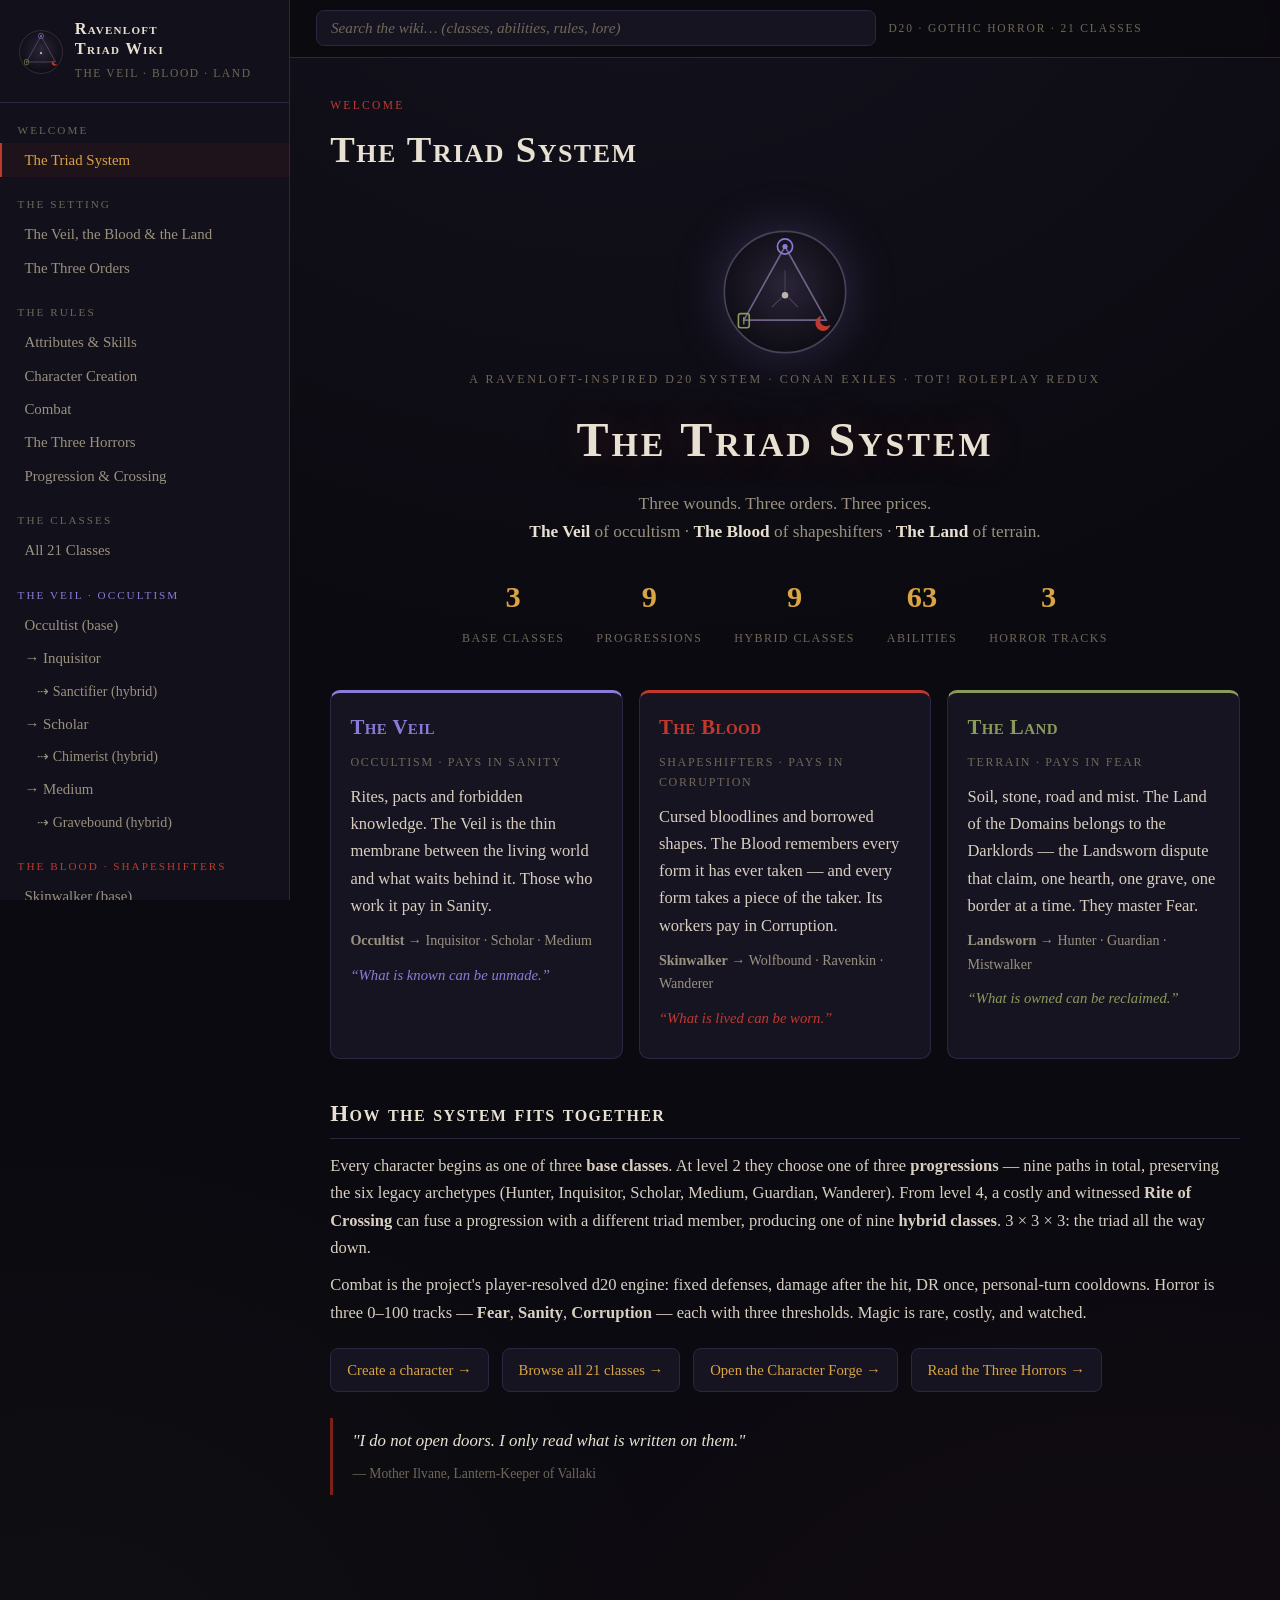
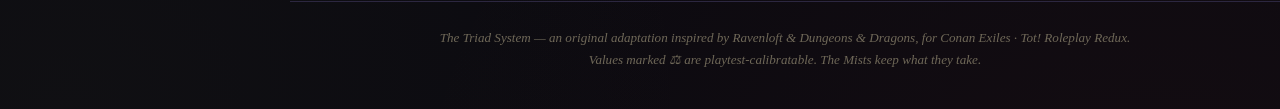
<file: index.html>
<!DOCTYPE html>
<html lang="en">
<head>
<meta charset="UTF-8">
<meta name="viewport" content="width=device-width, initial-scale=1.0">
<title>Ravenloft Triad Wiki</title>
<meta name="description" content="The Triad System — a Ravenloft-inspired d20 RPG: 3 base classes, 9 progressions, 9 hybrids. Occultism, shapeshifters, terrain. Full rulebook wiki.">
<style>/* ============ RAVENLOFT TRIAD WIKI — gothic theme ============ */
:root {
  --bg: #0b0a10;
  --bg2: #12101a;
  --panel: #171422;
  --panel2: #1d1930;
  --line: #2c2740;
  --ink: #d8cfc0;
  --ink-dim: #9a917f;
  --ink-faint: #6f6858;
  --blood: #c0392f;
  --blood-deep: #7e1f1a;
  --veil: #8b7bd8;
  --land: #8a9a5b;
  --gold: #d9a441;
  --bone: #e8e0d0;
  --serif: Georgia, "Palatino Linotype", "Book Antiqua", "Times New Roman", serif;
}
* { box-sizing: border-box; margin: 0; padding: 0; }
html { scroll-behavior: smooth; }
body {
  background: var(--bg);
  background-image:
    radial-gradient(ellipse 80% 50% at 50% -10%, rgba(139,123,216,0.07), transparent),
    radial-gradient(ellipse 60% 40% at 90% 110%, rgba(192,57,47,0.05), transparent),
    radial-gradient(ellipse 50% 35% at 5% 100%, rgba(138,154,91,0.04), transparent);
  color: var(--ink);
  font-family: var(--serif);
  font-size: 16.5px;
  line-height: 1.65;
  min-height: 100vh;
}
a { color: var(--gold); text-decoration: none; }
a:hover { color: var(--bone); text-decoration: underline; text-underline-offset: 3px; }
code { font-family: "Courier New", monospace; background: var(--panel2); border: 1px solid var(--line); padding: 1px 6px; border-radius: 4px; font-size: 0.88em; color: var(--bone); }
h1, h2, h3 { font-weight: 600; color: var(--bone); letter-spacing: 0.02em; }
h2 { font-size: 1.45rem; margin: 2.2rem 0 0.8rem; padding-bottom: 0.35rem; border-bottom: 1px solid var(--line); font-variant: small-caps; letter-spacing: 0.06em; }
h3 { font-size: 1.08rem; margin: 1.2rem 0 0.5rem; }
p { margin: 0.65rem 0; }
ul, ol { margin: 0.65rem 0 0.65rem 1.5rem; }
li { margin: 0.3rem 0; }
.dim { color: var(--ink-dim); }
.small { font-size: 0.9rem; }
.note { font-size: 0.92rem; color: var(--ink-dim); border-left: 3px solid var(--line); padding-left: 0.9rem; margin: 1rem 0; }
.warn { color: #ff8f7a; font-weight: bold; }
.lede { font-size: 1.12rem; color: var(--bone); font-style: italic; border-left: 3px solid var(--blood-deep); padding-left: 1rem; margin: 1rem 0 1.6rem; }

/* ---------- layout ---------- */
#layout { display: flex; min-height: 100vh; }
#sidebar {
  width: 290px; flex: 0 0 290px; background: var(--bg2);
  border-right: 1px solid var(--line); padding: 1.2rem 0 3rem;
  position: sticky; top: 0; height: 100vh; overflow-y: auto;
}
#sidebar::-webkit-scrollbar { width: 8px; }
#sidebar::-webkit-scrollbar-thumb { background: var(--line); border-radius: 4px; }
.side-head { display: flex; align-items: center; gap: 0.7rem; padding: 0 1.1rem 1rem; border-bottom: 1px solid var(--line); margin-bottom: 0.8rem; }
.side-head .sigil { width: 46px; height: 46px; flex: 0 0 46px; }
.side-head b { display: block; color: var(--bone); font-variant: small-caps; letter-spacing: 0.08em; font-size: 1.02rem; line-height: 1.2; }
.side-head span { font-size: 0.72rem; color: var(--ink-faint); letter-spacing: 0.14em; text-transform: uppercase; }
.nav-group { margin: 0.9rem 0; }
.nav-section { font-size: 0.7rem; letter-spacing: 0.18em; text-transform: uppercase; color: var(--ink-faint); padding: 0.25rem 1.1rem; }
#sidebar-nav a { display: block; padding: 0.28rem 1.1rem 0.28rem 1.4rem; color: var(--ink-dim); font-size: 0.93rem; border-left: 2px solid transparent; }
#sidebar-nav a:hover { color: var(--bone); background: rgba(255,255,255,0.025); text-decoration: none; }
#sidebar-nav a.active { color: var(--gold); border-left-color: var(--blood); background: rgba(192,57,47,0.07); }
#sidebar-nav a.nav-hybrid { padding-left: 2.2rem; font-size: 0.88rem; }
#main { flex: 1; min-width: 0; }
#topbar {
  position: sticky; top: 0; z-index: 40; display: flex; align-items: center; gap: 0.8rem;
  padding: 0.65rem 1.6rem; background: rgba(11,10,16,0.92); backdrop-filter: blur(6px);
  border-bottom: 1px solid var(--line);
}
#nav-toggle { display: none; background: var(--panel); border: 1px solid var(--line); color: var(--ink); font-size: 1.05rem; padding: 0.3rem 0.7rem; border-radius: 6px; cursor: pointer; }
.search-wrap { position: relative; flex: 1; max-width: 560px; }
#search {
  width: 100%; background: var(--panel); border: 1px solid var(--line); color: var(--bone);
  font-family: var(--serif); font-size: 0.95rem; padding: 0.5rem 0.9rem; border-radius: 8px; outline: none;
}
#search:focus { border-color: var(--veil); }
#search::placeholder { color: var(--ink-faint); font-style: italic; }
#search-results {
  display: none; position: absolute; top: calc(100% + 6px); left: 0; right: 0; z-index: 60;
  background: var(--panel); border: 1px solid var(--line); border-radius: 10px; overflow: hidden;
  box-shadow: 0 14px 40px rgba(0,0,0,0.6); max-height: 60vh; overflow-y: auto;
}
#search-results.open { display: block; }
.search-hit { display: block; padding: 0.6rem 0.9rem; border-bottom: 1px solid var(--line); color: var(--ink); }
.search-hit:hover { background: var(--panel2); text-decoration: none; }
.search-hit strong { color: var(--bone); margin-right: 0.6rem; }
.search-hit .dim { font-size: 0.78rem; }
.search-hit .snip { display: block; font-size: 0.8rem; color: var(--ink-faint); margin-top: 2px; }
.topbar-tag { font-size: 0.72rem; letter-spacing: 0.16em; text-transform: uppercase; color: var(--ink-faint); white-space: nowrap; }
#page { max-width: 980px; margin: 0 auto; padding: 2rem 2.2rem 5rem; }
.page-head { margin-bottom: 1.4rem; }
.page-section { font-size: 0.72rem; letter-spacing: 0.2em; text-transform: uppercase; color: var(--blood); }
.page-title { font-size: 2.3rem; margin-top: 0.2rem; font-variant: small-caps; letter-spacing: 0.04em; }
footer { border-top: 1px solid var(--line); padding: 1.6rem 2.2rem 2.4rem; color: var(--ink-faint); font-size: 0.82rem; text-align: center; font-style: italic; }

/* ---------- home ---------- */
.hero { text-align: center; padding: 1.5rem 0 0.5rem; }
.hero .sigil { width: 130px; height: 130px; margin: 0 auto 0.8rem; display: block; filter: drop-shadow(0 0 24px rgba(139,123,216,0.25)); }
.kicker { font-size: 0.75rem; letter-spacing: 0.22em; text-transform: uppercase; color: var(--ink-faint); }
.hero h1 { font-size: 3rem; font-variant: small-caps; letter-spacing: 0.06em; margin: 0.3rem 0; text-shadow: 0 0 40px rgba(192,57,47,0.3); }
.hero-sub { color: var(--ink-dim); font-size: 1.08rem; }
.hero-sub strong { color: var(--bone); }
.hero-stats { display: flex; justify-content: center; gap: 2rem; flex-wrap: wrap; margin: 1.6rem 0 0.6rem; }
.hero-stats div { text-align: center; }
.hero-stats b { display: block; font-size: 1.9rem; color: var(--gold); }
.hero-stats span { font-size: 0.75rem; letter-spacing: 0.12em; text-transform: uppercase; color: var(--ink-faint); }
.quick-links { display: flex; flex-wrap: wrap; gap: 0.8rem; margin: 1.4rem 0; }
.quick-links a { background: var(--panel); border: 1px solid var(--line); padding: 0.55rem 1rem; border-radius: 8px; font-size: 0.92rem; }
.quick-links a:hover { border-color: var(--blood); text-decoration: none; }

/* ---------- triad cards ---------- */
.triad-cards { display: grid; grid-template-columns: repeat(auto-fit, minmax(240px, 1fr)); gap: 1rem; margin: 1.4rem 0; }
.triad-card { background: var(--panel); border: 1px solid var(--line); border-top: 3px solid var(--tc, var(--line)); border-radius: 10px; padding: 1.1rem 1.2rem; color: var(--ink); }
.triad-card.link:hover { text-decoration: none; border-color: var(--tc); transform: translateY(-2px); transition: 0.15s; }
.triad-card h3 { color: var(--tc); font-size: 1.3rem; font-variant: small-caps; margin-top: 0; }
.triad-card .axis { font-size: 0.75rem; letter-spacing: 0.14em; text-transform: uppercase; color: var(--ink-faint); margin: 0.1rem 0 0.6rem; }
.triad-line { font-size: 0.88rem; color: var(--ink-dim); }
.triad-motto { font-style: italic; color: var(--tc); font-size: 0.92rem; }

/* ---------- tables ---------- */
.rules-table { width: 100%; border-collapse: collapse; margin: 0.9rem 0; font-size: 0.93rem; }
.rules-table th { text-align: left; font-variant: small-caps; letter-spacing: 0.05em; color: var(--gold); border-bottom: 2px solid var(--line); padding: 0.5rem 0.7rem; font-size: 0.88rem; }
.rules-table td { border-bottom: 1px solid var(--line); padding: 0.5rem 0.7rem; vertical-align: top; }
.rules-table tr:hover td { background: rgba(255,255,255,0.02); }
.stat-table .totals td { font-size: 1.35rem; color: var(--bone); font-weight: bold; text-align: center; }
.stat-table th { text-align: center; }
.family { margin: 1.8rem 0; border-left: 3px solid var(--tc); padding-left: 1.1rem; }
.family h2 { border: none; margin-top: 0; }
.family h2 a { color: var(--tc); }
.ability-index td { font-size: 0.86rem; }
.glossary td:first-child { white-space: nowrap; }

/* ---------- chips ---------- */
.chip { display: inline-block; background: var(--panel2); border: 1px solid var(--line); border-radius: 20px; padding: 0.12rem 0.7rem; font-size: 0.8rem; margin: 0.15rem 0.2rem 0.15rem 0; color: var(--ink); }
.chip.delta { color: var(--gold); border-color: rgba(217,164,65,0.4); }
.chip.cost { color: var(--bone); }
.chip.cd { color: var(--veil); }
.chip.range { color: var(--ink-dim); }
.chip.attr { color: var(--land); }
.triad-badge { background: transparent; border-color: var(--tc); color: var(--tc); font-variant: small-caps; letter-spacing: 0.06em; }
.kind-badge { color: var(--ink-dim); }

/* ---------- class pages ---------- */
.class-hero { border-left: 4px solid var(--tc); padding: 0.4rem 0 0.4rem 1.2rem; margin-bottom: 1.2rem; }
.class-hero h1 { font-size: 2.6rem; font-variant: small-caps; color: var(--bone); margin: 0.3rem 0 0.1rem; }
.class-badges { margin-bottom: 0.2rem; }
.epithet { font-style: italic; color: var(--tc); font-size: 1.1rem; }
.role-line { color: var(--ink-dim); font-size: 0.92rem; }
.crossing-box { background: linear-gradient(90deg, rgba(192,57,47,0.08), transparent); border: 1px solid var(--tc); border-radius: 10px; padding: 0.9rem 1.1rem; margin: 1rem 0; font-size: 0.95rem; }
.trait-card { background: var(--panel); border: 1px solid var(--line); border-left: 4px solid var(--tc); border-radius: 8px; padding: 0.9rem 1.1rem; }
.ability { background: var(--panel); border: 1px solid var(--line); border-radius: 10px; padding: 1rem 1.2rem; margin: 0.9rem 0; }
.ability.special { border-color: rgba(139,123,216,0.45); background: linear-gradient(135deg, rgba(139,123,216,0.06), var(--panel)); }
.ability-head { display: flex; align-items: baseline; gap: 0.7rem; flex-wrap: wrap; }
.ability-head h3 { margin: 0; font-size: 1.15rem; }
.rank { font-size: 0.68rem; letter-spacing: 0.16em; text-transform: uppercase; color: var(--gold); border: 1px solid rgba(217,164,65,0.4); padding: 0.1rem 0.5rem; border-radius: 4px; }
.atype { margin-left: auto; font-size: 0.75rem; letter-spacing: 0.12em; text-transform: uppercase; color: var(--ink-faint); }
.ability-meta { margin: 0.5rem 0; }
.horror-line { color: #e0705f; font-size: 0.9rem; }
.flavor { font-style: italic; color: var(--ink-faint); font-size: 0.9rem; }
.lore p { margin: 0.9rem 0; }
.dropcap::first-letter { font-size: 3.1rem; float: left; line-height: 0.85; padding: 0.08em 0.12em 0 0; color: var(--blood); font-weight: bold; }
.lore-quote { border-left: 3px solid var(--blood-deep); margin: 1.6rem 0; padding: 0.6rem 0 0.6rem 1.2rem; font-style: italic; color: var(--bone); font-size: 1.05rem; }
.lore-quote cite { display: block; margin-top: 0.5rem; font-size: 0.85rem; color: var(--ink-faint); font-style: normal; }
.mini-cards { display: grid; grid-template-columns: repeat(auto-fit, minmax(210px, 1fr)); gap: 0.9rem; margin: 1rem 0; }
.mini-card { background: var(--panel); border: 1px solid var(--line); border-top: 3px solid var(--tc); border-radius: 8px; padding: 0.8rem 1rem; color: var(--ink); }
.mini-card:hover { text-decoration: none; border-color: var(--tc); }
.mini-card h3 { margin: 0 0 0.2rem; color: var(--tc); }
.mini-card p { font-size: 0.85rem; margin: 0.2rem 0; }

/* ---------- rules blocks ---------- */
.attr-block { border-left: 3px solid var(--ac); background: var(--panel); border-radius: 8px; padding: 0.8rem 1.1rem; margin: 0.8rem 0; }
.attr-block h3 { color: var(--ac); margin: 0 0 0.2rem; }
.skill-chips { margin-top: 0.4rem; }
.track-block { border: 1px solid var(--line); border-top: 3px solid var(--tc); border-radius: 10px; padding: 1rem 1.3rem; margin: 1.4rem 0; background: var(--panel); }
.track-block h2 { border: none; margin: 0 0 0.3rem; color: var(--tc); }
.track-axis { font-size: 0.8rem; color: var(--ink-faint); font-variant: normal; letter-spacing: 0.1em; text-transform: uppercase; margin-left: 0.6rem; }
.track-triad { font-style: italic; color: var(--ink-dim); }
.steps li { margin: 0.5rem 0; }
.steps li::marker { color: var(--blood); font-weight: bold; }

/* ---------- forge ---------- */
.forge-grid { display: grid; grid-template-columns: 1fr 1fr; gap: 2rem; align-items: start; }
.forge-col h2 { margin-top: 1.4rem; }
.field { margin: 0.7rem 0; }
.field label { display: block; font-size: 0.82rem; letter-spacing: 0.08em; text-transform: uppercase; color: var(--ink-dim); margin-bottom: 0.25rem; }
select, input[type="text"], input[type="number"] {
  width: 100%; background: var(--panel); border: 1px solid var(--line); color: var(--bone);
  font-family: var(--serif); font-size: 0.95rem; padding: 0.45rem 0.7rem; border-radius: 7px; outline: none;
}
select:focus, input:focus { border-color: var(--veil); }
select:disabled { opacity: 0.45; }
input[type="range"] { width: 100%; accent-color: var(--blood); }
.budget { font-size: 0.85rem; color: var(--land); font-variant: normal; letter-spacing: 0; margin-left: 0.5rem; }
.budget.over { color: #ff8f7a; }
.stepper-row { display: flex; align-items: center; gap: 0.5rem; padding: 0.22rem 0; border-bottom: 1px dashed rgba(44,39,64,0.6); font-size: 0.92rem; }
.stepper-row label { flex: 1; min-width: 0; }
.step { width: 26px; height: 26px; background: var(--panel2); border: 1px solid var(--line); color: var(--bone); border-radius: 6px; cursor: pointer; font-size: 1rem; line-height: 1; }
.step:hover { border-color: var(--gold); }
.step-val { width: 30px; text-align: center; color: var(--bone); font-weight: bold; }
.step-cost { width: 48px; text-align: right; color: var(--ink-faint); font-size: 0.8rem; }
.step-eff { width: 42px; text-align: right; color: var(--land); font-size: 0.85rem; }
.bg-tag { color: var(--gold); font-size: 0.72rem; }
.skill-steppers { max-height: 430px; overflow-y: auto; padding-right: 6px; }
.skill-steppers::-webkit-scrollbar { width: 8px; }
.skill-steppers::-webkit-scrollbar-thumb { background: var(--line); border-radius: 4px; }
.sheet-stats { display: grid; grid-template-columns: repeat(4, 1fr); gap: 0.7rem; margin: 0.9rem 0; }
.sheet-stat { background: var(--panel); border: 1px solid var(--line); border-top: 3px solid var(--sc); border-radius: 8px; text-align: center; padding: 0.6rem 0.3rem; }
.sheet-stat b { display: block; font-size: 1.5rem; color: var(--bone); }
.sheet-stat span { font-size: 0.68rem; letter-spacing: 0.1em; text-transform: uppercase; color: var(--ink-faint); }
.sheet-pools { margin: 0.6rem 0; }
.unlocks { list-style: none; margin-left: 0; }
.unlocks li { border-bottom: 1px dashed rgba(44,39,64,0.6); padding: 0.25rem 0; }
.eff-grid { display: grid; grid-template-columns: 1fr 1fr; gap: 0.15rem 1rem; font-size: 0.88rem; margin: 0.6rem 0 1rem; }
.eff-grid div { display: flex; justify-content: space-between; border-bottom: 1px dashed rgba(44,39,64,0.6); padding: 0.15rem 0; }
.eff-grid b { color: var(--land); }
.crossing-note { color: #e0705f; }
.btn { background: var(--panel2); border: 1px solid var(--line); color: var(--bone); font-family: var(--serif); font-size: 0.92rem; padding: 0.5rem 1.1rem; border-radius: 8px; cursor: pointer; }
.btn:hover { border-color: var(--blood); color: var(--gold); }
.btn.big { font-size: 1.05rem; padding: 0.6rem 1.6rem; background: var(--blood-deep); border-color: var(--blood); }
.btn.big:hover { background: var(--blood); color: var(--bone); }
.btn.tiny { font-size: 0.78rem; padding: 0.25rem 0.6rem; }
.btn.mode.active { border-color: var(--veil); color: var(--veil); }

/* ---------- compare ---------- */
.compare-controls { display: flex; gap: 0.8rem; flex-wrap: wrap; align-items: center; margin: 1rem 0 1.4rem; }
.compare-controls select { width: auto; flex: 1; min-width: 180px; }
.compare-controls label { display: flex; align-items: center; gap: 0.5rem; font-size: 0.9rem; color: var(--ink-dim); }
.compare-controls input[type="range"] { width: 120px; }
.compare-grid { display: grid; grid-template-columns: repeat(3, 1fr); gap: 1rem; align-items: start; }
.compare-col { background: var(--panel); border: 1px solid var(--line); border-top: 3px solid var(--tc); border-radius: 10px; padding: 1rem 1.1rem; }
.compare-col h2 { border: none; margin: 0 0 0.2rem; font-size: 1.3rem; }
.compare-col h2 a { color: var(--tc); }
.compare-col h3 { font-size: 0.8rem; letter-spacing: 0.1em; text-transform: uppercase; color: var(--ink-faint); margin: 0.9rem 0 0.25rem; }
.bar { position: relative; background: var(--bg); border: 1px solid var(--line); border-radius: 6px; height: 24px; overflow: hidden; }
.bar-fill { height: 100%; opacity: 0.55; }
.bar span { position: absolute; inset: 0; display: flex; align-items: center; justify-content: center; font-size: 0.85rem; color: var(--bone); font-weight: bold; }
.compare-minis { margin: 0.7rem 0; }

/* ---------- dice ---------- */
.dice-panel { background: var(--panel); border: 1px solid var(--line); border-radius: 12px; padding: 1.2rem 1.4rem; margin: 1rem 0; }
.dice-controls { display: flex; gap: 1rem; align-items: center; flex-wrap: wrap; }
.dice-controls label { display: flex; align-items: center; gap: 0.5rem; font-size: 0.9rem; color: var(--ink-dim); }
.dice-controls input[type="number"] { width: 80px; }
.dice-modes { display: flex; gap: 0.4rem; }
.dice-expr-row { display: flex; gap: 0.5rem; flex-wrap: wrap; align-items: center; margin: 1rem 0; }
.dice-expr-row input[type="text"] { width: 220px; }
.dice-log { margin-top: 0.8rem; }
.dice-row { display: flex; gap: 1rem; align-items: baseline; padding: 0.45rem 0.6rem; border-bottom: 1px dashed rgba(44,39,64,0.6); font-size: 0.92rem; flex-wrap: wrap; }
.dice-row.latest { background: rgba(217,164,65,0.05); border-radius: 6px; }
.dice-row.crit { background: rgba(138,154,91,0.12); }
.dice-row.fumble { background: rgba(192,57,47,0.12); }
.dice-row.err { color: #ff8f7a; }
.dice-expr { color: var(--ink-dim); min-width: 110px; }
.dice-kept { color: var(--ink-faint); font-family: "Courier New", monospace; font-size: 0.85rem; }
.dice-total { font-size: 1.3rem; font-weight: bold; color: var(--bone); }
.dice-crit { font-size: 0.72rem; letter-spacing: 0.14em; color: var(--gold); }
.dice-row.crit .dice-crit { color: var(--land); }
.dice-row.fumble .dice-crit { color: var(--blood); }

/* ---------- responsive ---------- */
@media (max-width: 1100px) {
  .forge-grid { grid-template-columns: 1fr; }
  .compare-grid { grid-template-columns: 1fr; }
}
@media (max-width: 860px) {
  #sidebar { position: fixed; left: 0; top: 0; z-index: 80; transform: translateX(-100%); transition: transform 0.2s; box-shadow: 20px 0 60px rgba(0,0,0,0.5); }
  body.nav-open #sidebar { transform: translateX(0); }
  #nav-toggle { display: block; }
  #page { padding: 1.4rem 1.1rem 4rem; }
  .page-title { font-size: 1.8rem; }
  .hero h1 { font-size: 2.1rem; }
  .sheet-stats { grid-template-columns: repeat(2, 1fr); }
  .topbar-tag { display: none; }
}
</style>
</head>
<body>
<div id="layout">
  <aside id="sidebar">
    <div class="side-head">
      <svg viewBox="0 0 120 120" class="sigil" aria-hidden="true">
  <defs><radialGradient id="sg2" cx="50%" cy="45%" r="60%">
    <stop offset="0%" stop-color="#2a2438"/><stop offset="100%" stop-color="#0b0a10"/>
  </radialGradient></defs>
  <circle cx="60" cy="60" r="56" fill="url(#sg2)" stroke="#4a4258" stroke-width="1.5"/>
  <path d="M60 18 L98 86 L22 86 Z" fill="none" stroke="#6f6486" stroke-width="1.5"/>
  <circle cx="60" cy="18" r="7" fill="none" stroke="#8b7bd8" stroke-width="1.5"/>
  <circle cx="60" cy="18" r="2.4" fill="#8b7bd8"/>
  <path d="M94 82 a7 7 0 1 0 8 8 a5.4 5.4 0 1 1 -8 -8" fill="#c0392f"/>
  <rect x="17" y="80" width="10" height="13" rx="2" fill="none" stroke="#8a9a5b" stroke-width="1.5"/>
  <line x1="22" y1="83" x2="22" y2="90" stroke="#8a9a5b" stroke-width="1.2"/>
  <circle cx="60" cy="63" r="3" fill="#d8cfc0" opacity="0.85"/>
  <path d="M60 40 L60 60 M48 74 L57 65 M72 74 L63 65" stroke="#4a4258" stroke-width="1"/>
</svg>
      <div><b>Ravenloft<br>Triad Wiki</b><span>The Veil · Blood · Land</span></div>
    </div>
    <nav id="sidebar-nav"></nav>
  </aside>
  <div id="main">
    <div id="topbar">
      <button id="nav-toggle" aria-label="Toggle navigation">☰</button>
      <div class="search-wrap">
        <input id="search" type="text" placeholder="Search the wiki… (classes, abilities, rules, lore)" autocomplete="off">
        <div id="search-results"></div>
      </div>
      <span class="topbar-tag">d20 · Gothic Horror · 21 Classes</span>
    </div>
    <main id="page"></main>
    <footer>The Triad System — an original adaptation inspired by Ravenloft &amp; Dungeons &amp; Dragons, for Conan Exiles · Tot! Roleplay Redux.<br>Values marked ⚖ are playtest-calibratable. The Mists keep what they take.</footer>
  </div>
</div>
<script>/* ============================================================
   RAVENLOFT — THE TRIAD SYSTEM · CLASS CATALOG
   3 base classes × 3 progressions × 9 hybrids = 21 entries
   All values marked "playtest" are calibratable per project plan.
   ============================================================ */

const TRIAD = {
  veil: {
    id: "veil", name: "The Veil", axis: "Occultism", color: "#8b7bd8",
    base: "occultist", resource: "Mana", horror: "Sanity",
    motto: "What is known can be unmade.",
    blurb: "Rites, pacts and forbidden knowledge. The Veil is the thin membrane between the living world and what waits behind it. Those who work it pay in Sanity."
  },
  blood: {
    id: "blood", name: "The Blood", axis: "Shapeshifters", color: "#c0392f",
    base: "skinwalker", resource: "Stamina", horror: "Corruption",
    motto: "What is lived can be worn.",
    blurb: "Cursed bloodlines and borrowed shapes. The Blood remembers every form it has ever taken — and every form takes a piece of the taker. Its workers pay in Corruption."
  },
  land: {
    id: "land", name: "The Land", axis: "Terrain", color: "#8a9a5b",
    base: "landsworn", resource: "Stamina", horror: "Fear",
    motto: "What is owned can be reclaimed.",
    blurb: "Soil, stone, road and mist. The Land of the Domains belongs to the Darklords — the Landsworn dispute that claim, one hearth, one grave, one border at a time. They master Fear."
  }
};

const CHASSIS = { hp: 100, mana: 50, stamina: 75, ac: 10, dr: 1, acc: 1, dodge: 0, spelldef: 0 };

const CLASSES = [
/* ============================ THE VEIL ============================ */
{
  id: "occultist", name: "Occultist", kind: "base", triad: "veil",
  epithet: "Bearer of the Pallid Lantern", role: "Ritual caster · controller",
  primary: "mana", attributes: ["Fortitude", "Charisma"],
  skills: ["Deciphering", "Willpower", "Alchemy"],
  armor: "Cloth",
  weapons: [
    { name: "Athame (ritual dagger)", cat: "One-handed", dmg: "1d4 + Strength", tags: "Ritual focus" },
    { name: "Iron-shod Quarterstaff", cat: "Two-handed", dmg: "2d3 + Strength", tags: "—" },
    { name: "Censer & Chain", cat: "One-handed", dmg: "1d4 + Strength", tags: "Ritual focus · smoke" }
  ],
  stats: { hp: 0, mana: 30, stamina: -15, ac: 0, dr: 0, acc: 0, dodge: 0 },
  trait: { name: "Veil-Sight", text: "You sense active magic, spirits and undead within 10 tiles (Perception DC 13, 1 AP). Your Magic Bolt costs 3 Mana instead of 4." },
  abilities: [
    { rank: "Initiate", name: "Witchlight", type: "Action", cost: "1 AP · 3 Mana", cd: 2, range: "10 tiles",
      effect: "Conjure a cold orb of light for 3 turns. It reveals hidden and stealthed creatures within 5 tiles of it. Allies who can see it reduce Fear by 5 (once per casting).",
      horror: null, flavor: "The lantern burns without oil, and the dark leans away from it." },
    { rank: "Adept", name: "Hex", type: "Action", cost: "1 AP · 6 Mana", cd: 2, range: "10 tiles",
      effect: "Roll vs Spell Defense. On a hit, the target suffers −2 Accuracy for 3 turns as misfortune clings to it.",
      horror: null, flavor: "A knot tied in the air; a thread pulled from someone's luck." },
    { rank: "Master", name: "The Unveiling", type: "Special", cost: "1 SP · 12 Mana", cd: 4, range: "10 tiles",
      effect: "Force every shapeshifted, disguised or invisible creature within range into its true form for 3 turns. Revealed enemies gain +10 Fear.",
      horror: "You lose 5 Sanity — you glimpse what stands behind the forms.", flavor: "For one heartbeat, the world is seen without its skin." }
  ],
  lore: [
    "In the Domains of Dread, knowledge is not power — it is debt. The Occultists of the Pallid Lantern learn this first: every page turned in a forbidden tome is a page turned in the reader. They are hedge-mages, defrocked priests, village wise-women and disgraced scholars who have accepted that the Mists hide a second world, and that someone must read it.",
    "The Order takes its name from the lantern each initiate carries: a pale flame that burns nothing, lit from a candle held at a deathbed. It reveals what pretends to be ordinary. Occultists are feared by the very villagers they protect — in Barovia, a person who speaks comfortably with the dead is one accusation away from the pyre. They work anyway. The Veil is thinning, and no one else is watching."
  ],
  quote: { text: "I do not open doors. I only read what is written on them.", by: "Mother Ilvane, Lantern-Keeper of Vallaki" }
},
{
  id: "inquisitor", name: "Inquisitor", kind: "path", triad: "veil", parent: "occultist",
  epithet: "The Conviction", role: "Anti-monster striker · judge",
  primary: "mana", attributes: ["Fortitude", "Body"],
  skills: ["Willpower", "Intimidation", "Binding"],
  armor: "Light or Medium",
  weapons: [
    { name: "Blessed Mace", cat: "One-handed", dmg: "1d4 + Strength", tags: "Blessed" },
    { name: "Stake & Hammer", cat: "One-handed", dmg: "1d4 + Strength", tags: "Blessed · vs undead" },
    { name: "Judgment Warhammer", cat: "Two-handed", dmg: "2d3 + Strength", tags: "Blessed" }
  ],
  stats: { hp: 10, mana: 10, stamina: 0, ac: 0, dr: 0, acc: 0, dodge: 0 },
  trait: { name: "Conviction", text: "Whenever you would gain Fear, gain 5 less (minimum 0). You have +2 Willpower against possession and fear effects." },
  abilities: [
    { rank: "Initiate", name: "Denounce", type: "Action", cost: "1 AP · 4 Mana", cd: 2, range: "10 tiles",
      effect: "Roll vs Spell Defense. Undead, lycanthropes and possessed targets: −2 to all rolls and cannot shapeshift for 2 turns. Other targets: −1 Accuracy for 2 turns.",
      horror: null, flavor: "The word is older than the creature. It flinches." },
    { rank: "Adept", name: "Brand of Judgment", type: "Action", cost: "1 AP · 6 Mana · 2 Stamina", cd: 3, range: "Melee",
      effect: "Melee strike: 1d6 holy damage (1d4 vs the purely mundane). The branded target is marked for 3 turns: allies gain +1 Accuracy against it.",
      horror: null, flavor: "The mark smoulders through cloth and hide alike." },
    { rank: "Master", name: "Sentence", type: "Special", cost: "1 SP · 10 Mana", cd: 4, range: "10 tiles",
      effect: "Pass judgment on a creature that harmed an ally this scene: 2d6 holy damage vs Spell Defense (+1d6 if undead or lycanthrope).",
      horror: "You gain +5 Fear — unless the target is a true horror, in which case your conviction holds. Sentencing an innocent: +5 Corruption.", flavor: "No court, no scaffold. Only the weight of the word." }
  ],
  lore: [
    "The Inquisitors began as the Lantern's prosecutors — the ones sent to decide whether the thing in the barn was a cursed child or a wearing-skin. They carry no holy symbol of any forgiving god; the gods do not answer in the Mists. What answers is Conviction: a discipline of will so absolute that monsters feel it as heat.",
    "An Inquisitor's tragedy is arithmetic. Every denunciation saves a village and condemns someone, and the ledger is never clean. The Order keeps a Black Register of every sentence passed, and each Inquisitor must read their own entries aloud once a year. Those who stop reading are the ones the Order hunts first."
  ],
  quote: { text: "Mercy is a door. I have seen what uses doors.", by: "Inquisitor Radu Vex, Black Register, entry 112" }
},
{
  id: "scholar", name: "Scholar", kind: "path", triad: "veil", parent: "occultist",
  epithet: "The Forbidden Method", role: "Ritualist · knowledge engine",
  primary: "mana", attributes: ["Fortitude", "Agility"],
  skills: ["Deciphering", "Alchemy", "Eavesdropping"],
  armor: "Cloth",
  weapons: [
    { name: "Athame", cat: "One-handed", dmg: "1d4 + Strength", tags: "Ritual focus" },
    { name: "Tome-Chain", cat: "One-handed", dmg: "1d4 + Strength", tags: "Improvised · binding" },
    { name: "Walking Staff", cat: "Two-handed", dmg: "2d3 + Strength", tags: "—" }
  ],
  stats: { hp: 0, mana: 20, stamina: -5, ac: 0, dr: 0, acc: 0, dodge: 0 },
  trait: { name: "Forbidden Method", text: "+2 Deciphering and +2 Alchemy. You can read and cast rituals from tomes that are gibberish — or lethal — to other readers." },
  abilities: [
    { rank: "Initiate", name: "Ritual Preparation", type: "Action", cost: "1 AP · 5 Mana", cd: 3, range: "Self",
      effect: "Chalk, salt and a whispered paradigm. Your next spell this scene gains +2 to its attack roll or +2 to its effect DC (choose when cast).",
      horror: null, flavor: "Magic is a language. Scholars decline it correctly." },
    { rank: "Adept", name: "Athame Cut", type: "Action", cost: "1 AP · 2 Stamina", cd: 0, range: "Melee",
      effect: "A precise dagger strike: 1d4 + Strength. On a hit, the opened vein feeds the working — you regain 4 Mana.",
      horror: "+1 Corruption per use. Blood is a currency the Dark Powers accept.", flavor: "The cut is always shallow. The price is always deeper." },
    { rank: "Master", name: "Forbidden Working", type: "Special", cost: "1 SP · 15 Mana", cd: 4, range: "10 tiles",
      effect: "Speak a word from the back of the book: 2d8 force damage vs Spell Defense, or banish one lesser spirit outright.",
      horror: "You lose 5 Sanity. The word speaks you back.", flavor: "Some sentences read the reader." }
  ],
  lore: [
    "Where the Inquisitor burns the book, the Scholar copies it. The Scholars of the Pallid Lantern are the Order's memory: cataloguers of curses, genealogists of monsters, chemists of silver and salt. They believe every horror has a grammar, and that grammar can be conjugated backward — a curse read in reverse is a cure.",
    "They are usually right, and it usually costs them. A Scholar's mind is a library with one door left open, and things drift in. The eldest Scholars annotate their own margins in a second handwriting they do not remember learning. The Order calls this 'the correspondence' and does not discuss it at dinner."
  ],
  quote: { text: "Footnote forty-one: if you are reading this aloud, stop.", by: "Marginalia in the Vallaki Codex" }
},
{
  id: "medium", name: "Medium", kind: "path", triad: "veil", parent: "occultist",
  epithet: "The Listening", role: "Spirit speaker · support",
  primary: "mana", attributes: ["Charisma", "Fortitude"],
  skills: ["Sense Motive", "Perception", "Willpower"],
  armor: "Cloth",
  weapons: [
    { name: "Silver Dagger", cat: "One-handed", dmg: "1d4 + Strength", tags: "Silver" },
    { name: "Spirit Bell & Censer", cat: "One-handed", dmg: "1d4 + Strength", tags: "Ritual focus" },
    { name: "Rowan Staff", cat: "Two-handed", dmg: "2d3 + Strength", tags: "Ward" }
  ],
  stats: { hp: 0, mana: 15, stamina: 5, ac: 0, dr: 0, acc: 0, dodge: 0 },
  trait: { name: "The Listening", text: "+2 Sense Motive and +2 Perception against spirits and the undead. Once per scene you may ask a corpse or spirit one yes/no question (the GM answers truthfully, as the dead understand truth)." },
  abilities: [
    { rank: "Initiate", name: "Séance Whisper", type: "Action", cost: "1 AP · 4 Mana", cd: 2, range: "10 tiles",
      effect: "A borrowed voice comforts or guides one ally: they gain +2 to their next roll, or reduce Fear by 10 (choose).",
      horror: null, flavor: "The dead are kinder than the living. They have less to lose." },
    { rank: "Adept", name: "Spirit Veil", type: "Action", cost: "1 AP · 6 Mana", cd: 3, range: "Self",
      effect: "Step half into the grey for 1 turn: +3 Dodge Defense and +3 Spell Defense, but you cannot attack while veiled.",
      horror: null, flavor: "For a moment, the sword passes through a memory of you." },
    { rank: "Master", name: "Call the Departed", type: "Special", cost: "1 SP · 12 Mana", cd: 4, range: "10 tiles",
      effect: "Summon one bound spirit for 3 turns. It either scouts (invisible, reports what it sees) or harries one enemy (−1 Accuracy, +10 Fear once).",
      horror: "You lose 3 Sanity. The departed linger after the working ends.", flavor: "Everyone in Barovia knows someone on the other side." }
  ],
  lore: [
    "The Mediums do not study the Veil; they listen at it. In a land where every family has an empty chair, the gift of hearing the occupant is both mercy and curse. Mediums sit at deathbeds and séances, translate last words, and occasionally ask the murdered to point.",
    "The Order prizes them and worries about them in equal measure. A Medium's own voice grows quieter year by year, as if the borrowed voices take up room. The eldest are called the Choir-Bound: they speak rarely, and when they do, several people answer."
  ],
  quote: { text: "He says he forgives you. He is lying. The dead cannot lie — so it is not him.", by: "Medium Ana Dragomir, at the séance of the Broken Mill" }
},
/* hybrids born of the Veil */
{
  id: "sanctifier", name: "Sanctifier", kind: "hybrid", triad: "veil", parent: "inquisitor", partner: "land",
  epithet: "Inquisitor × Landsworn", role: "Zone controller · consecrator",
  primary: "mana", attributes: ["Fortitude", "Body"],
  skills: ["Willpower", "Binding", "Perception"],
  armor: "Medium",
  weapons: [
    { name: "Blessed Warhammer", cat: "Two-handed", dmg: "2d3 + Strength", tags: "Blessed" },
    { name: "Boundary Nails", cat: "Thrown", dmg: "1d4 + Strength", tags: "Cold iron · ward" },
    { name: "Censer-Mace", cat: "One-handed", dmg: "1d4 + Strength", tags: "Blessed · ritual focus" }
  ],
  stats: { hp: 10, mana: 5, stamina: 0, ac: 1, dr: 0, acc: 0, dodge: 0 },
  trait: { name: "Consecrated Step", text: "Gain the Landsworn trait Terrain Bond (choose a home terrain: Forest, Ruins & Graves, or Roads & Mists). Your wards and sentences function as terrain features." },
  abilities: [
    { rank: "Initiate", name: "Hallowed Ground", type: "Action", cost: "1 AP · 6 Mana · 3 Stamina", cd: 3, range: "5-tile radius",
      effect: "Consecrate the ground for 3 turns: undead and lycanthropes inside suffer −2 to all rolls; allies inside reduce Fear by 10 (once).",
      horror: null, flavor: "The soil remembers being a churchyard." },
    { rank: "Adept", name: "Boundary Nails", type: "Action", cost: "1 AP · 5 Stamina · 4 Mana", cd: 3, range: "5 tiles",
      effect: "Drive a perimeter of iron nails. Shapeshifters crossing it take 1d6 damage and revert to true form (cannot shift for 1 turn); spirits cannot cross for 2 turns.",
      horror: null, flavor: "A border is an argument. Iron argues well." },
    { rank: "Master", name: "The Field of Judgment", type: "Special", cost: "1 SP · 12 Mana", cd: 4, range: "10-tile radius",
      effect: "For 3 turns the ground itself passes sentence: enemies inside gain +15 Fear; undead inside take 1d6 holy damage at the start of each of their turns.",
      horror: "You gain +5 Fear. Judgment, at this scale, is heavy to hold.", flavor: "Every furrow a verdict; every stone a witness." }
  ],
  lore: [
    "The first Sanctifier was an Inquisitor who ran out of pyres. During the Gallows Winter she found that a condemned field — soil where the unjust were buried — would hold a consecration longer than any church. She stopped burning monsters and started fencing them out.",
    "Sanctifiers walk the boundaries of villages with a bag of iron nails and a censer that never cools. They are the reason some doors in Barovia have three thresholds. The Landsworn call them cousins; the Inquisitors call them necessary; the things outside the nails call them nothing, because they cannot enter to speak."
  ],
  quote: { text: "I cannot save the world. I can save this acre, and the acre is where the children are.", by: "Sanctifier Mirela of the Three Thresholds" }
},
{
  id: "chimerist", name: "Chimerist", kind: "hybrid", triad: "veil", parent: "scholar", partner: "blood",
  epithet: "Scholar × Skinwalker", role: "Self-transmuter · alchemist",
  primary: "mana", attributes: ["Fortitude", "Agility"],
  skills: ["Alchemy", "Deciphering", "Athletics"],
  armor: "Cloth or Light",
  weapons: [
    { name: "Bone Athame", cat: "One-handed", dmg: "1d4 + Strength", tags: "Ritual focus" },
    { name: "Grafting Claws", cat: "Natural", dmg: "1d4 + Strength", tags: "Cannot be disarmed" },
    { name: "Mutagen Syringe", cat: "One-handed", dmg: "1d4 + Strength", tags: "Alchemical" }
  ],
  stats: { hp: 10, mana: 5, stamina: 10, ac: 0, dr: 0, acc: 0, dodge: 0 },
  trait: { name: "The Examined Beast", text: "Gain the Skinwalker trait The Beast Within (Shift: 1 AP, 5 Stamina — natural weapons 1d4 + Strength, +1 DR for 3 turns; +1 Corruption per Shift). Your grafts and mutagens count as shifting for abilities that care." },
  abilities: [
    { rank: "Initiate", name: "Mutagen", type: "Action", cost: "1 AP · 5 Mana · 3 Stamina", cd: 3, range: "Self",
      effect: "Brew and inject: +2 Body or +2 Agility (choose) for 3 turns. When it ends, −1 to that attribute for 1 turn.",
      horror: "+1 Corruption. The formula improves you the way rust improves a hinge.", flavor: "The needle is glass. The patience is not." },
    { rank: "Adept", name: "Grafted Aspect", type: "Action", cost: "1 AP · 6 Mana · 5 Stamina", cd: 3, range: "Self",
      effect: "Attach a prepared beast-graft until your next safe rest: claws (1d4 + Strength), carapace (+1 DR), or predator eyes (+2 Perception). Maximum 2 grafts at once.",
      horror: "+2 Corruption per graft. The parts dream of their original owners.", flavor: "Anatomy is a first draft." },
    { rank: "Master", name: "The Masterwork", type: "Special", cost: "1 SP · 12 Mana · 8 Stamina", cd: 4, range: "Self",
      effect: "Become your own thesis for 3 turns: +2 DR, natural attacks deal 2d3 + Strength, +2 Body. Witnesses gain +10 Fear.",
      horror: "+4 Corruption and −3 Sanity. You understand the monster now, from inside.", flavor: "Peer review is going to be difficult." }
  ],
  lore: [
    "The Chimerists began as Scholars who asked the forbidden follow-up question: if a curse can rewrite a body, can a method? They study lycanthropy the way a surgeon studies a knot — not to condemn it, but to tie it deliberately. Their laboratories smell of formaldehyde, silver polish and wet fur.",
    "A Chimerist's body is a manuscript under revision. Grafts are footnotes; mutagens, marginalia; the Masterwork, a published edition. The Order requires each Chimerist to keep a mirror covered in their lab. Not for vanity — because eventually the reflection starts taking notes of its own."
  ],
  quote: { text: "The wolf is not a curse. The wolf is a citation.", by: "Chimerist Vasily Enq, lab journal, final page" }
},
{
  id: "gravebound", name: "Gravebound", kind: "hybrid", triad: "veil", parent: "medium", partner: "land",
  epithet: "Medium × Landsworn", role: "Necro-terrainist · anchor",
  primary: "mana", attributes: ["Charisma", "Fortitude"],
  skills: ["Sense Motive", "Binding", "Perception"],
  armor: "Cloth or Light",
  weapons: [
    { name: "Grave Spade", cat: "Two-handed", dmg: "2d3 + Strength", tags: "Cold iron" },
    { name: "Barrow Silver Dagger", cat: "One-handed", dmg: "1d4 + Strength", tags: "Silver" },
    { name: "Coffin-Nail Censer", cat: "One-handed", dmg: "1d4 + Strength", tags: "Ritual focus" }
  ],
  stats: { hp: 10, mana: 10, stamina: 0, ac: 0, dr: 0, acc: 0, dodge: 0 },
  trait: { name: "The Listening Ground", text: "Gain the Landsworn trait Terrain Bond (home terrain: Ruins & Graves recommended). In any burial ground you automatically know how many dead lie within 30 tiles, and whether any are restless." },
  abilities: [
    { rank: "Initiate", name: "Barrow Choir", type: "Action", cost: "1 AP · 6 Mana", cd: 3, range: "5-tile radius",
      effect: "Wake the buried voice of the ground: enemies inside gain +10 Fear and −1 Accuracy (whispers) for 2 turns. You learn one true fact about whoever lies beneath.",
      horror: null, flavor: "The dead do not rise. They merely clear their throats." },
    { rank: "Adept", name: "Grave-Anchor", type: "Action", cost: "1 AP · 5 Mana · 3 Stamina", cd: 3, range: "10 tiles",
      effect: "Bind a spirit or undead to its ground for 2 turns (it cannot move; contest vs Spell Defense) — or anchor a dying ally: an ally at 0 HP within range is automatically stabilized.",
      horror: null, flavor: "Everything belongs somewhere. You enforce it." },
    { rank: "Master", name: "The Open Barrow", type: "Special", cost: "1 SP · 12 Mana", cd: 4, range: "5 tiles",
      effect: "Raise one barrow-dead servant for 3 turns (20 HP, 1d6 strike, acts on your turn for 1 AP). It must be raised from actual burial ground.",
      horror: "−5 Sanity, +2 Corruption. The servant remembers being someone.", flavor: "You ask permission first. That is the difference. That has to be the difference." }
  ],
  lore: [
    "Every domain is a graveyard with weather. The Gravebound are Mediums who stopped calling the dead and started tending them — binding the murdered to their plots so they cannot be raised against the living, and waking the ancient dead only when the newer horrors come knocking.",
    "They keep the barrows of Barovia like parish priests keep churches: swept, named, and armed. A Gravebound's greatest fear is an empty grave — not because something rose, but because something was taken. The Dark Powers collect the dead like coins, and the Gravebound are the only ones auditing the purse."
  ],
  quote: { text: "Sleep. I have the watch. I have had the watch for two hundred years.", by: "Gravebound Ostrov, Keeper of the Drowned Rows" }
},
/* ============================ THE BLOOD ============================ */
{
  id: "skinwalker", name: "Skinwalker", kind: "base", triad: "blood",
  epithet: "Kin of the Red Moon", role: "Shapeshifter · skirmisher",
  primary: "stamina", attributes: ["Agility", "Body"],
  skills: ["Athletics", "Stealth", "Escape Artist"],
  armor: "Light (hide scraps)",
  weapons: [
    { name: "Claws & Fangs", cat: "Natural", dmg: "1d4 + Strength", tags: "Cannot be disarmed" },
    { name: "Stone Handaxe", cat: "One-handed", dmg: "1d4 + Strength", tags: "—" },
    { name: "Hunting Spear", cat: "One-handed", dmg: "1d4 + Strength", tags: "Throwable" }
  ],
  stats: { hp: 20, mana: -20, stamina: 25, ac: 0, dr: 1, acc: 0, dodge: 0 },
  trait: { name: "The Beast Within", text: "Shift as 1 AP + 5 Stamina: natural weapons (1d4 + Strength) and +1 DR for 3 turns. Each Shift adds +1 Corruption. You always know the direction of the nearest lycanthrope." },
  abilities: [
    { rank: "Initiate", name: "Feral Rush", type: "Action", cost: "1 AP · 4 Stamina", cd: 2, range: "5 tiles + melee",
      effect: "Lope up to 5 tiles and strike: 1d4 + Strength. If you are shifted, the strike deals +2 damage.",
      horror: null, flavor: "The distance closes like a wound." },
    { rank: "Adept", name: "Blood Scent", type: "Action", cost: "1 AP · 2 Stamina", cd: 0, range: "10 tiles",
      effect: "Mark one prey: you gain +2 Accuracy against it and always know its direction for the rest of the scene.",
      horror: null, flavor: "Fear has a smell. So does lying." },
    { rank: "Master", name: "The Turning", type: "Special", cost: "1 SP · 10 Stamina", cd: 4, range: "Self",
      effect: "Full beast form for 3 turns: +2 DR, natural attacks deal 2d3 + Strength, +10 temporary HP. Enemy witnesses gain +15 Fear. When it ends: −1 to all rolls for 1 turn.",
      horror: "+3 Corruption. The Beast drives for a while.", flavor: "You do not become the wolf. You admit it." }
  ],
  lore: [
    "The Red Kin do not call it a curse. A curse is something done to you; the Blood is something you are. In the Domains of Dread, where the moon hangs like a verdict, the cursed bloodlines survive by kinship: wolf packs in the Balinok forests, murder-flights above the gallows fields, and the unbound ones who belong to no shape at all.",
    "Skinwalkers are the Kin's walkers — the ones who can still pass for human at the tavern door. They hunt the things that give their kind a bad name, because no one else will do it fairly. Every Shift is a withdrawal from an account they cannot see the balance of. The Red Moon keeps the ledger."
  ],
  quote: { text: "I am not two people. I am one person, with teeth.", by: "Unnamed Kin, scratched into a gallows post" }
},
{
  id: "wolfbound", name: "Wolfbound", kind: "path", triad: "blood", parent: "skinwalker",
  epithet: "The Pack-Cursed", role: "Pack fighter · terror striker",
  primary: "stamina", attributes: ["Body", "Agility"],
  skills: ["Athletics", "Grapple", "Stealth"],
  armor: "Light",
  weapons: [
    { name: "Wolf Claws", cat: "Natural", dmg: "1d4 + Strength", tags: "Cannot be disarmed" },
    { name: "Hunting Spear", cat: "One-handed", dmg: "1d4 + Strength", tags: "Throwable" },
    { name: "Paired Handaxes", cat: "One-handed", dmg: "1d4 + Strength", tags: "Throwable" }
  ],
  stats: { hp: 15, mana: 0, stamina: 10, ac: 0, dr: 0, acc: 0, dodge: 0 },
  trait: { name: "Pack Blood", text: "While an ally stands within 1.5 tiles of you, you gain +1 Accuracy. Lycanthrope packs recognize you as kin unless you draw first." },
  abilities: [
    { rank: "Initiate", name: "Howl", type: "Action", cost: "1 AP · 4 Stamina", cd: 3, range: "10-tile radius",
      effect: "Enemies within range gain +10 Fear (Willpower DC 13 halves). Allies within range reduce Fear by 5.",
      horror: null, flavor: "It is not a threat. It is a weather report." },
    { rank: "Adept", name: "Rending Claws", type: "Action", cost: "1 AP · 3 Stamina", cd: 0, range: "Melee",
      effect: "A tearing strike: 1d4 + Strength. On a hit, the wound bleeds for 2 damage at the start of the target's next 2 turns.",
      horror: null, flavor: "Wolves do not fence. Wolves conclude." },
    { rank: "Master", name: "Moon-Fury", type: "Special", cost: "1 SP · 12 Stamina", cd: 4, range: "Self",
      effect: "For 3 turns: +2 Strength (effective) and +1 Movement Point. You must attack the nearest creature each turn (Willpower DC 13 to choose otherwise).",
      horror: "+2 Corruption. The moon does not ask what you meant to do.", flavor: "The rage is borrowed. The consequences are yours." }
  ],
  lore: [
    "The wolf bloodlines are the oldest of the Red Kin — older, some say, than the Mists themselves. Barovia's forests remember a time before the Count, when the packs ran under a moon that was only a moon. The Wolfbound carry that memory in their marrow, and it makes them both prouder and sadder than the other Kin.",
    "A Wolfbound's loyalty is literal: the pack is a single animal with several bodies. Betrayal is not a moral failure but an amputation. When a Wolfbound walks alone — and many do, exiled or self-exiled after a night they cannot account for — they are not solitary. They are wounded."
  ],
  quote: { text: "Run with us or run from us. Both are honest.", by: "Pack-Speaker Dragan, of the Balinok Ridge" }
},
{
  id: "ravenkin", name: "Ravenkin", kind: "path", triad: "blood", parent: "skinwalker",
  epithet: "The Feather-Cursed", role: "Scout · aerial skirmisher",
  primary: "stamina", attributes: ["Agility", "Charisma"],
  skills: ["Stealth", "Sleight of Hand", "Perception"],
  armor: "Light",
  weapons: [
    { name: "Talons", cat: "Natural", dmg: "1d4 + Strength", tags: "Cannot be disarmed" },
    { name: "Throwing Knives", cat: "Thrown", dmg: "1d4 + Strength", tags: "Concealable" },
    { name: "Gallows Short Bow", cat: "Bow", dmg: "1d4 + Body", tags: "—" }
  ],
  stats: { hp: 5, mana: 0, stamina: 15, ac: 0, dr: 0, acc: 0, dodge: 0 },
  trait: { name: "Featherfall", text: "You take no falling damage and gain +2 Stealth at night. You may glide up to 5 tiles as your movement (3 Stamina) instead of walking." },
  abilities: [
    { rank: "Initiate", name: "Murder of One", type: "Action", cost: "1 AP · 5 Stamina", cd: 3, range: "Self",
      effect: "Split into a swarm of three ravens for 1 turn: +3 Dodge Defense, and your next attack deals +1d4 damage as the swarm converges. Witnesses gain +5 Fear.",
      horror: null, flavor: "One bird is an omen. Three are a verdict." },
    { rank: "Adept", name: "Carrion Eye", type: "Action", cost: "1 AP · 2 Stamina", cd: 0, range: "30 tiles",
      effect: "Borrow the eyes of any raven within range: perceive any location you have seen this scene as if standing there, with +2 Perception.",
      horror: null, flavor: "The gallows birds see everything. They are not impressed." },
    { rank: "Master", name: "Wings of the Gallows", type: "Special", cost: "1 SP · 10 Stamina", cd: 4, range: "Self",
      effect: "True flight for 3 turns: movement distance doubled, ignore terrain. One dive attack during the flight deals 2d3 + Strength.",
      horror: "+2 Corruption. The sky is not part of the domain. That is why it is dangerous.", flavor: "For three turns, the Mists cannot hold you. They notice." }
  ],
  lore: [
    "The feather-cursed were born, the Kin's stories say, from the ravens that fed on the gallows fields during the Gallows Winter — birds that ate so much of the unjustly dead that they began to dream in human voices. The Ravenkin are their descendants: slight, watchful people who startle at loud noises and never eat poultry.",
    "They are the Kin's eyes and couriers, roosting in belfries and watching roads no Landsworn can patrol. A Ravenkin's cruelty is precise and their kindness is sudden. They collect small bright objects and small true secrets, and they trade both at the same unfair rate: one for one."
  ],
  quote: { text: "I have seen your roof. We should talk about what is in your attic.", by: "Ravenkin Kestrel, perched on a tavern sign" }
},
{
  id: "wanderer", name: "Wanderer", kind: "path", triad: "blood", parent: "skinwalker",
  epithet: "The Unbound Afflicted", role: "Unstable shifter · survivor",
  primary: "stamina", attributes: ["Agility", "Fortitude"],
  skills: ["Escape Artist", "Willpower", "Athletics"],
  armor: "Cloth or Light",
  weapons: [
    { name: "Road-Staff", cat: "Two-handed", dmg: "2d3 + Strength", tags: "Walking stick" },
    { name: "Sickle", cat: "One-handed", dmg: "1d4 + Strength", tags: "—" },
    { name: "Scavenged Blade", cat: "One-handed", dmg: "1d4 + Strength", tags: "Whatever the road gave" }
  ],
  stats: { hp: 10, mana: 5, stamina: 10, ac: 0, dr: 0, acc: 0, dodge: 0 },
  trait: { name: "The Burden", text: "Track Burden 0–10: +1 per Shift or borrowed form. At 3, 5 and 7 Burden you surge — a random minor form erupts (GM picks), granting +1d4 damage for 1 turn and +5 Fear to you. A safe night's rest resets Burden to 0." },
  abilities: [
    { rank: "Initiate", name: "Borrowed Shape", type: "Action", cost: "1 AP · 6 Stamina", cd: 2, range: "Self",
      effect: "Take the minor aspect of any beast you have seen: claws (1d4 + Strength), glide, gills, or night-eyes, for 3 turns.",
      horror: "+1 Burden. The shape wants to stay.", flavor: "Other Kin wear one skin. You try them all on." },
    { rank: "Adept", name: "Shed the Pain", type: "Action", cost: "1 AP · 4 Stamina", cd: 3, range: "Self",
      effect: "Warp the flesh to escape it: remove one condition from yourself (Bound, bleeding, poison, grappled).",
      horror: "+1 Burden, +1 Corruption. What you shed grows back wrong, briefly.", flavor: "The rope holds a shape. You are no longer that shape." },
    { rank: "Master", name: "The Unraveling", type: "Special", cost: "1 SP · 12 Stamina", cd: 4, range: "Self",
      effect: "Chimera surge for 2 turns: your attacks deal +2d3 damage and you gain +2 DR. Afterward: −1 to all rolls for 1 turn.",
      horror: "+2 Burden, +3 Corruption. For two turns, nothing in the Mists knows what you are — including you.", flavor: "Every form at once is not power. It is panic, wearing power." }
  ],
  lore: [
    "Not every cursed bloodline has a shape. The Wanderers — the Errant Kin — carry a Blood that never settled: bitten by too many things, blessed by too few, born in the Mists to parents from two domains. Their flesh is a question the world keeps re-asking.",
    "They walk because stopping is dangerous: a Wanderer who stays in one place too long begins to take the shape of that place's worst memory. The Red Kin shelters them and fears them, because a Wanderer's surge has been known to wear the face of a Darklord for one terrible heartbeat. The road is their leash and their mercy."
  ],
  quote: { text: "Do not ask what I am. Ask what I am today, and be grateful for the answer.", by: "The Wanderer called Milepost" }
},
/* hybrids born of the Blood */
{
  id: "moonbinder", name: "Moonbinder", kind: "hybrid", triad: "blood", parent: "wolfbound", partner: "veil",
  epithet: "Wolfbound × Occultist", role: "Curse-ritualist · controlled fury",
  primary: "stamina", attributes: ["Body", "Fortitude"],
  skills: ["Willpower", "Athletics", "Binding"],
  armor: "Light",
  weapons: [
    { name: "Moon-Silver Spear", cat: "One-handed", dmg: "1d4 + Strength", tags: "Silver · throwable" },
    { name: "Sigil Claws", cat: "Natural", dmg: "1d4 + Strength", tags: "Ritual focus" },
    { name: "Lunar Athame", cat: "One-handed", dmg: "1d4 + Strength", tags: "Silver · ritual focus" }
  ],
  stats: { hp: 5, mana: 15, stamina: 0, ac: 0, dr: 0, acc: 0, dodge: 0 },
  trait: { name: "The Leashed Moon", text: "Gain the Occultist trait Veil-Sight. Your lunar sigils let you Shift without the +1 Corruption cost once per scene — the moon accepts paperwork." },
  abilities: [
    { rank: "Initiate", name: "Lunar Sigil", type: "Action", cost: "1 AP · 5 Mana · 3 Stamina", cd: 3, range: "Melee touch",
      effect: "Brand yourself or an ally with a moon-sigil for 3 turns: their next Shift costs no Corruption and grants +1 DR while shifted.",
      horror: null, flavor: "The curse, notarized." },
    { rank: "Adept", name: "Phase Lock", type: "Action", cost: "1 AP · 6 Mana", cd: 3, range: "10 tiles",
      effect: "Roll vs Spell Defense: lock a shapeshifter in its current form for 2 turns (it cannot shift). Against non-shifters: −1 Dodge Defense for 2 turns.",
      horror: null, flavor: "The moon holds still. So do you." },
    { rank: "Master", name: "Rite of the Red Moon", type: "Special", cost: "1 SP · 10 Mana · 8 Stamina", cd: 4, range: "5-tile radius",
      effect: "Blessed shifting for you and allies within range for 3 turns: natural attacks deal +1d4 damage and these Shifts cost no Corruption. Enemy witnesses gain +10 Fear.",
      horror: "−3 Sanity. Under the red moon, you see the leash's other end.", flavor: "The Kin howl at the moon. You negotiate with it." }
  ],
  lore: [
    "The Moonbinders are the treaty between the Blood and the Veil — Wolfbound who learned that a curse is a contract, and contracts have clauses. They carve lunar sigils into spear-hafts and shoulder blades, and the Red Moon, which has never once been reasoned with, finds itself reasoned with.",
    "The Pallid Lantern considers them heretics; the Red Kin considers them lawyers; the Moonbinders consider themselves the only adults in the room. Their secret dread is the fine print: every sigil is witnessed, and somewhere behind the moon, something is countersigning."
  ],
  quote: { text: "The beast is not my enemy. It is my co-signatory.", by: "Moonbinder Ilya Varn, sigil-scars on both palms" }
},
{
  id: "doomwing", name: "Doomwing", kind: "hybrid", triad: "blood", parent: "ravenkin", partner: "veil",
  epithet: "Ravenkin × Occultist", role: "Omen-caster · psychic skirmisher",
  primary: "stamina", attributes: ["Agility", "Fortitude"],
  skills: ["Perception", "Deciphering", "Stealth"],
  armor: "Light",
  weapons: [
    { name: "Omen Talons", cat: "Natural", dmg: "1d4 + Strength", tags: "Cannot be disarmed" },
    { name: "Omen Knives", cat: "Thrown", dmg: "1d4 + Strength", tags: "Etched with names" },
    { name: "Black-Feather Bow", cat: "Bow", dmg: "1d4 + Body", tags: "—" }
  ],
  stats: { hp: 0, mana: 10, stamina: 5, ac: 0, dr: 0, acc: 0, dodge: 0 },
  trait: { name: "The Crooked Omen", text: "Gain the Occultist trait Veil-Sight. Once per scene, when you witness a death, you may declare it 'read' — the next scene, you and your allies gain +1 to rolls against whatever killed them." },
  abilities: [
    { rank: "Initiate", name: "Omen of Ill", type: "Action", cost: "1 AP · 5 Mana", cd: 2, range: "10 tiles",
      effect: "Roll vs Spell Defense: speak the target's near future. It suffers −2 to its next roll and gains +5 Fear (the certainty of it).",
      horror: null, flavor: "You do not curse them. You spoil the ending." },
    { rank: "Adept", name: "Death-Song", type: "Action", cost: "1 AP · 7 Mana · 3 Stamina", cd: 3, range: "10 tiles",
      effect: "A keening verse for 3 turns: one enemy takes 1d4 psychic damage at the start of each of its turns and gains +5 Fear (once).",
      horror: null, flavor: "Ravens sing only once. It is always the same song." },
    { rank: "Master", name: "The Prophecy Fulfilled", type: "Special", cost: "1 SP · 12 Mana", cd: 4, range: "10 tiles",
      effect: "Declare a death: mark one target. The first time it drops below a quarter of its HP this scene, it takes +2d6 psychic damage. If it dies, allies within 10 tiles reduce Fear by 15.",
      horror: "−5 Sanity. You saw the thread, and the thread saw you.", flavor: "Prophecy is just memory, pointed the wrong way." }
  ],
  lore: [
    "The Doomwings are Ravenkin who listened too long at the Veil and heard the gallows birds' original song: the one that names the dead before they die. They are the Kin's augurs, perched above battles, croaking verdicts that armies have been known to obey.",
    "A Doomwing's gift is cruel arithmetic — they know which deaths are coming and must choose which to announce. Announce one, and it becomes certain; withhold one, and it becomes yours to carry. The eldest Doomwings stop speaking entirely and write their omens on black feathers, released over the rooftops of the doomed. The Pallid Lantern collects the feathers. The Red Kin burns them."
  ],
  quote: { text: "I did not kill him. I merely read the last page first.", by: "Doomwing Corvina, at her own trial" }
},
{
  id: "landwight", name: "Landwight", kind: "hybrid", triad: "blood", parent: "wanderer", partner: "land",
  epithet: "Wanderer × Landsworn", role: "Terrain-responsive shifter",
  primary: "stamina", attributes: ["Agility", "Body"],
  skills: ["Stealth", "Athletics", "Perception"],
  armor: "Light",
  weapons: [
    { name: "Terrain Claws", cat: "Natural", dmg: "1d4 + Strength", tags: "Changes with the ground" },
    { name: "Root-Woven Maul", cat: "Two-handed", dmg: "2d3 + Strength", tags: "Living wood" },
    { name: "Standing-Stone Shard", cat: "Thrown", dmg: "1d4 + Strength", tags: "Cold stone" }
  ],
  stats: { hp: 15, mana: 0, stamina: 0, ac: 0, dr: 1, acc: 0, dodge: 0 },
  trait: { name: "The Answered Blood", text: "Gain the Landsworn trait Terrain Bond. Your Burden surges no longer roll random forms — the land chooses for you, and the land is never random. Surges in your home terrain grant +2d4 damage instead of +1d4." },
  abilities: [
    { rank: "Initiate", name: "Terrain Skin", type: "Action", cost: "1 AP · 6 Stamina", cd: 2, range: "Self",
      effect: "Shift to match the ground for 3 turns: Forest — bark hide (+1 DR); Ruins & Graves — gaunt form (+2 Stealth); Roads & Mists — vaporous form (+2 Dodge Defense).",
      horror: "+1 Burden, but no Corruption. The land accepts what the Blood offers.", flavor: "Every place has a native. You apply for the position." },
    { rank: "Adept", name: "Root & Ruin", type: "Action", cost: "1 AP · 5 Stamina · 3 Mana", cd: 3, range: "Melee",
      effect: "A strike that the ground joins: 1d6 + Strength, or 2d6 + Strength if you stand in your home terrain.",
      horror: null, flavor: "The soil lends a hand. It has so many." },
    { rank: "Master", name: "The Land Walks", type: "Special", cost: "1 SP · 12 Stamina", cd: 4, range: "Self",
      effect: "Become the terrain's avatar for 2 turns: +3 DR, +2 Body, movement ignores terrain. Witnesses gain +15 Fear. Afterward: −1 to all rolls for 1 turn.",
      horror: "+2 Burden. For two turns you are a place, and places do not forgive.", flavor: "The Wanderer finally stops walking. The land walks instead." }
  ],
  lore: [
    "The Landwights are the answer to the Wanderers' oldest prayer: a Blood that never settled, given a home that never moves. The first was an Errant Kin who collapsed at a crossroads standing-stone and woke wearing its shape — moss in the seams, gravel in the knuckles, and for the first time in her life, still.",
    "The Black Soil Wardens treat Landwights as sacred and handle them like loaded traps. A Landwight's forms are the land's own vocabulary: bark in the forest, gauntness in the graves, vapor on the roads. The danger is ownership — the land that shelters a Landwight begins to consider them property, and the Domains' landlords are jealous. A Landwight who stays too long in one domain starts appearing in its folktales, then in its weather."
  ],
  quote: { text: "I was born nowhere. The stone offered me a somewhere. I said yes.", by: "The Landwight of the Crossroads Stone" }
},
/* ============================ THE LAND ============================ */
{
  id: "landsworn", name: "Landsworn", kind: "base", triad: "land",
  epithet: "Warden of the Black Soil", role: "Terrain master · survivor",
  primary: "stamina", attributes: ["Body", "Agility"],
  skills: ["Perception", "Stealth", "Willpower"],
  armor: "Medium",
  weapons: [
    { name: "Woodsman's Axe", cat: "One-handed", dmg: "1d4 + Strength", tags: "—" },
    { name: "Yew Bow", cat: "Bow", dmg: "1d4 + Body", tags: "—" },
    { name: "Iron-Shod Spear", cat: "One-handed", dmg: "1d4 + Strength", tags: "Throwable" }
  ],
  stats: { hp: 10, mana: -10, stamina: 10, ac: 1, dr: 1, acc: 0, dodge: 0 },
  trait: { name: "Terrain Bond", text: "Choose a home terrain: Forest, Ruins & Graves, or Roads & Mists. Inside it you gain +1 Accuracy and +1 Dodge Defense, and you always know the direction of your bound waystone." },
  abilities: [
    { rank: "Initiate", name: "Waystone Ward", type: "Action", cost: "1 AP · 4 Stamina", cd: 3, range: "5-tile radius",
      effect: "Set a ward for 3 turns: allies entering reduce Fear by 5 and gain +1 Spell Defense while inside; enemies entering gain +5 Fear.",
      horror: null, flavor: "A stone, a knot of rowan, a promise. The ground keeps promises." },
    { rank: "Adept", name: "Hunter's Ground", type: "Action", cost: "1 AP · 3 Stamina", cd: 0, range: "5 tiles",
      effect: "Tangle a patch of ground for 2 turns: enemies inside pay double movement cost. You ignore it.",
      horror: null, flavor: "Every root is a tripwire if you ask it politely." },
    { rank: "Master", name: "The Land Remembers", type: "Special", cost: "1 SP · 8 Stamina · 4 Mana", cd: 4, range: "10 tiles",
      effect: "The terrain grasps: up to 3 enemies are restrained for 1 turn (Athletics DC 13 to break free) and take 1d4 crushing damage. They gain +10 Fear.",
      horror: null, flavor: "The soil has held worse things than you. It remembers how." }
  ],
  lore: [
    "The Domains of Dread are owned. Every acre answers to a Darklord; every road is a leash. The Black Soil Wardens refuse this. They are hunters, hearth-keepers, road-walkers and grave-tenders who swear an older oath — to the land itself, beneath its masters' claim. The land, they insist, is a prisoner too.",
    "A Landsworn binds a waystone: a hearthstone, a gravestone, a milestone. It is their anchor and their parish. They fight the way the land fights — slowly, patiently, with roots and frost and the memory of every body buried in it. The Darklords own the map. The Wardens keep the ground."
  ],
  quote: { text: "The Count owns the castle. The soil owns the Count.", by: "Warden Petru, at the binding of the Ninth Waystone" }
},
{
  id: "hunter", name: "Hunter", kind: "path", triad: "land", parent: "landsworn",
  epithet: "The Preparation", role: "Tracker · trapmaster",
  primary: "stamina", attributes: ["Agility", "Fortitude"],
  skills: ["Stealth", "Perception", "Alchemy"],
  armor: "Light or Medium",
  weapons: [
    { name: "Yew Hunting Bow", cat: "Bow", dmg: "1d4 + Body", tags: "—" },
    { name: "Silvered Shortsword", cat: "One-handed", dmg: "1d4 + Strength", tags: "Silver" },
    { name: "Snare Kit & Javelins", cat: "Thrown", dmg: "1d4 + Strength", tags: "Traps" }
  ],
  stats: { hp: 10, mana: 0, stamina: 10, ac: 0, dr: 0, acc: 0, dodge: 0 },
  trait: { name: "Preparations", text: "You carry 2 prepared tricks per scene (traps, oils, snares — Alchemy or Perception to craft). Choose one favored prey type (undead, lycanthrope, spirit): +2 to track and identify it." },
  abilities: [
    { rank: "Initiate", name: "Snare & Stake", type: "Action", cost: "1 AP · 3 Stamina", cd: 2, range: "1.5 tiles",
      effect: "Set a trap: the first enemy to enter the tile takes 1d6 damage and is restrained for 1 turn (Escape Artist DC 13 to slip free).",
      horror: null, flavor: "The forest is a weapon. You are merely its aim." },
    { rank: "Adept", name: "Silvered Shot", type: "Action", cost: "1 AP · 1 Stamina", cd: 0, range: "10 tiles (bow)",
      effect: "A prepared arrow: +1 damage, or +1d4 damage against undead and lycanthropes (silver).",
      horror: null, flavor: "Silver is expensive. Knowing where to put it is free." },
    { rank: "Master", name: "The Long Hunt", type: "Special", cost: "1 SP · 8 Stamina", cd: 4, range: "10 tiles",
      effect: "Designate one quarry: +2 Accuracy and +1d4 damage against it, and you always know its direction, for the scene. If it dies by your hand, reduce your Fear by 20.",
      horror: null, flavor: "Some hunts end in a kill. The good ones end in a quiet village." }
  ],
  lore: [
    "The Hunters are the Wardens' forward edge — the ones who go out past the waystones with a bow, a bag of salt, and a list. Their lists are famous: not of trophies, but of names. Every Hunter keeps the names of what they have killed and what they have failed to kill, and the second column is always longer.",
    "They hunt the way their grandparents hunted deer: patiently, respectfully, and with the understanding that the forest is watching. In Barovia the forest watches back. A Hunter's craft is preparation — the right oil, the right snare, the right silver — because the things they hunt cannot be outfought, only out-thought, and only once each."
  ],
  quote: { text: "I do not hate the wolf. I hate what the wolf ate. The distinction keeps me honest.", by: "Hunter Sanda Voss, list-carrier" }
},
{
  id: "guardian", name: "Guardian", kind: "path", triad: "land", parent: "landsworn",
  epithet: "The Anchor", role: "Protector · hearth-warden",
  primary: "stamina", attributes: ["Body", "Charisma"],
  skills: ["Grapple", "First Aid", "Willpower"],
  armor: "Heavy",
  weapons: [
    { name: "Tower Shield & War Mace", cat: "One-handed", dmg: "1d4 + Strength", tags: "Shield +1 AC" },
    { name: "Hearth Pike", cat: "Two-handed", dmg: "2d3 + Strength", tags: "Reach" },
    { name: "Hearth Hammer", cat: "Two-handed", dmg: "2d3 + Strength", tags: "—" }
  ],
  stats: { hp: 15, mana: 0, stamina: 0, ac: 1, dr: 0, acc: 0, dodge: 0 },
  trait: { name: "The Anchor", text: "Allies within 1.5 tiles gain 5 less Fear from any source. Once per turn, when an adjacent ally is hit, you may take the damage instead (your DR applies; costs 2 Stamina)." },
  abilities: [
    { rank: "Initiate", name: "Bulwark Stance", type: "Action", cost: "1 AP · 3 Stamina", cd: 2, range: "Self",
      effect: "Plant yourself for 2 turns: +2 AC and +1 DR, but you cannot use Movement Points while the stance holds.",
      horror: null, flavor: "The doorway is not a place. It is a person." },
    { rank: "Adept", name: "Consecrate Hearth", type: "Action", cost: "1 AP · 5 Stamina · 3 Mana", cd: 3, range: "5-tile radius",
      effect: "Kindle the hearth-ward for 3 turns: allies inside reduce Fear by 10 (once) and gain +1 Spell Defense; undead entering take 1d4 holy damage.",
      horror: null, flavor: "A fire that remembers every family that ever warmed at it." },
    { rank: "Master", name: "Unbroken Vigil", type: "Special", cost: "1 SP · 10 Stamina", cd: 4, range: "5-tile radius",
      effect: "For 3 turns you cannot fall below 1 HP, and allies within range gain no Fear. Afterward: −1 to all rolls for 1 turn.",
      horror: null, flavor: "Sleep is a promise you make to the dead. Not tonight." }
  ],
  lore: [
    "The Guardians are the Wardens who stayed. Where Hunters go out and Mistwalkers go between, Guardians stand in doorways — of taverns, of chapels, of the last house on the lane. They bind their waystone into the hearth itself, and the hearth binds them back: a Guardian cannot abandon their parish, and the parish cannot survive without them.",
    "Their armor is patched with pieces of the things they have stopped: a claw here, a fang there, a shard of a Darklord's carriage door. A Guardian's greatest battle is usually invisible — the night nothing happened, the morning the children still had a village. They keep no lists. The village keeps it for them, in the form of being alive."
  ],
  quote: { text: "Behind me: everything. In front of me: the only thing that matters.", by: "Guardian Brannoc, the Doorway of Krezk" }
},
{
  id: "mistwalker", name: "Mistwalker", kind: "path", triad: "land", parent: "landsworn",
  epithet: "The Grey Road", role: "Mist-strider · border scout",
  primary: "stamina", attributes: ["Agility", "Fortitude"],
  skills: ["Stealth", "Escape Artist", "Perception"],
  armor: "Light",
  weapons: [
    { name: "Fog-Cutter Falchion", cat: "One-handed", dmg: "1d4 + Strength", tags: "Cold iron" },
    { name: "Way-Lantern", cat: "One-handed", dmg: "1d4 + Strength", tags: "Light · ward" },
    { name: "Grey-Road Knives", cat: "Thrown", dmg: "1d4 + Strength", tags: "Concealable" }
  ],
  stats: { hp: 0, mana: 5, stamina: 10, ac: 0, dr: 0, acc: 0, dodge: 1 },
  trait: { name: "Mist-Stride", text: "In fog, mist or darkness you gain +2 Stealth. Once per turn you may mist-step 5 tiles between patches of mist or shadow (3 Stamina) instead of walking." },
  abilities: [
    { rank: "Initiate", name: "Fog Bank", type: "Action", cost: "1 AP · 5 Stamina · 3 Mana", cd: 3, range: "5-tile radius",
      effect: "Conjure a fog bank for 3 turns: sight beyond 1.5 tiles inside is blocked. You see through it normally.",
      horror: null, flavor: "The Mists are a wall. You have a door." },
    { rank: "Adept", name: "Border Step", type: "Action", cost: "1 AP · 6 Stamina", cd: 3, range: "5 tiles",
      effect: "Step through the grey between two points you can see (or two mist patches): teleport 5 tiles. Cannot pass solid walls.",
      horror: null, flavor: "Every border is a seam. You walk the seams." },
    { rank: "Master", name: "The Grey Road", type: "Special", cost: "1 SP · 10 Stamina · 5 Mana", cd: 4, range: "10 tiles",
      effect: "Lead yourself and up to 2 allies through the mist to a point within 10 tiles. Enemies along the path gain +10 Fear (they see what walks beside you).",
      horror: "−3 Sanity. The road between domains is not empty.", flavor: "The Mists take everyone. You are the first to ask for directions." }
  ],
  lore: [
    "The Mists are the Domains' true terrain — not weather but architecture, the walls of the world's prison. The Mistwalkers are the Wardens who learned to read the walls. They patrol the borders no one else can find, mark the safe seams with rowan knots, and guide the lost out of the fog before the fog decides to keep them.",
    "Every Mistwalker has a story about the thing that walked beside them in the grey, matching their pace, wearing their shape but wrong. They do not tell these stories to outsiders. They tell them to each other, quietly, at the waystones, because the Grey Road is the only road in Ravenloft that the Darklords do not fully own — and something else owns the rest of it."
  ],
  quote: { text: "Stay on the road. If the road moves, stay on the road anyway.", by: "Mistwalker Eleri, Border-Runner of the Western Seam" }
},
/* hybrids born of the Land */
{
  id: "hexhunter", name: "Hexhunter", kind: "hybrid", triad: "land", parent: "hunter", partner: "veil",
  epithet: "Hunter × Occultist", role: "Monster scholar · precision killer",
  primary: "stamina", attributes: ["Agility", "Fortitude"],
  skills: ["Deciphering", "Perception", "Alchemy"],
  armor: "Light or Medium",
  weapons: [
    { name: "Silvered Hunting Bow", cat: "Bow", dmg: "1d4 + Body", tags: "Silver" },
    { name: "Hex-Nails", cat: "Thrown", dmg: "1d4 + Strength", tags: "Cold iron · etched" },
    { name: "Monster-Bane Shortsword", cat: "One-handed", dmg: "1d4 + Strength", tags: "Silver · named" }
  ],
  stats: { hp: 0, mana: 10, stamina: 5, ac: 0, dr: 0, acc: 0, dodge: 0 },
  trait: { name: "The Annotated Prey", text: "Gain the Occultist trait Veil-Sight. Your Hunter list gains a third column: weaknesses. Once you identify a creature type, your Preparations against it cost no resources." },
  abilities: [
    { rank: "Initiate", name: "Read the Monster", type: "Action", cost: "1 AP · 3 Mana", cd: 2, range: "10 tiles",
      effect: "Deciphering or Perception DC 13: learn a creature's type, one weakness and one resistance. You gain +1 Accuracy against it for the scene.",
      horror: null, flavor: "Every monster is a book. Most people only read the teeth." },
    { rank: "Adept", name: "Sigil Trap", type: "Action", cost: "1 AP · 5 Mana · 3 Stamina", cd: 3, range: "1.5 tiles",
      effect: "Inscribe a trap: the first supernatural creature (undead, spirit, lycanthrope, shifter) to enter takes 1d6 force damage and cannot shift or teleport for 2 turns.",
      horror: null, flavor: "The snare is salt. The stake is a syllable." },
    { rank: "Master", name: "The Named Bullet", type: "Special", cost: "1 SP · 8 Mana · 4 Stamina", cd: 4, range: "10 tiles",
      effect: "Carve a true name or type into an arrow or blade: your next ranged attack against that creature type deals +2d6 damage and ignores its DR. Once per scene per type.",
      horror: "−3 Sanity. Names have weight, and you just carried one.", flavor: "The old hunters carved tally-marks. You carve obituaries." }
  ],
  lore: [
    "The Hexhunters are the heirs of the great monster-hunters of Ravenloft lore — the Van Richtens who proved that a library card is deadlier than a stake. They are Hunters who took the Pallid Lantern's oath without leaving the forest: one foot in the blind, one in the archive.",
    "A Hexhunter's bow is a bibliography. Each arrow is annotated, each nail etched with a syllable of something's true name. The Veil gives them knowledge; the Land gives them patience; the combination gives the monsters of Barovia something they have rarely felt — the experience of being studied by a predator."
  ],
  quote: { text: "Silver for the blood, salt for the spirit, and the correct pronunciation for the rest.", by: "Hexhunter Ludmilla Vex, annotating a quiver" }
},
{
  id: "bearwarden", name: "Bearwarden", kind: "hybrid", triad: "land", parent: "guardian", partner: "blood",
  epithet: "Guardian × Skinwalker", role: "Beast-tank · hearth protector",
  primary: "stamina", attributes: ["Body", "Charisma"],
  skills: ["Grapple", "First Aid", "Athletics"],
  armor: "Heavy or hide",
  weapons: [
    { name: "Bear Claws", cat: "Natural", dmg: "1d4 + Strength", tags: "Cannot be disarmed" },
    { name: "Guardian's Maul", cat: "Two-handed", dmg: "2d3 + Strength", tags: "Hearth-bound" },
    { name: "Hide & Shield", cat: "One-handed", dmg: "1d4 + Strength", tags: "Shield +1 AC" }
  ],
  stats: { hp: 15, mana: 0, stamina: 0, ac: 0, dr: 1, acc: 0, dodge: 0 },
  trait: { name: "The Hearth-Beast", text: "Gain the Skinwalker trait The Beast Within. Your Shifts while defending your bound waystone or parish cost no Corruption — the hearth vouches for the bear." },
  abilities: [
    { rank: "Initiate", name: "Ursine Vigil", type: "Action", cost: "1 AP · 6 Stamina", cd: 3, range: "Self",
      effect: "Bear-shift as a guardian for 3 turns: +2 DR, and your Anchor interception reaches allies within 5 tiles instead of 1.5.",
      horror: "+1 Corruption (waived in your parish). The bear keeps the door.", flavor: "The doorway grows fur. The promise does not change." },
    { rank: "Adept", name: "Mauling Guard", type: "Action", cost: "1 AP · 4 Stamina", cd: 0, range: "Melee",
      effect: "After you intercept a hit this turn, immediately counter the attacker: 1d6 + Strength. Once per turn.",
      horror: null, flavor: "Touch the hearth. Meet what warms it." },
    { rank: "Master", name: "The Great Bear", type: "Special", cost: "1 SP · 12 Stamina", cd: 4, range: "5-tile radius",
      effect: "For 3 turns: +20 temporary HP, +3 DR, and allies within range gain no Fear. You cannot use Mana abilities while the Great Bear holds. Afterward: −1 to all rolls for 1 turn.",
      horror: "+3 Corruption. Somewhere under the bear, the person sleeps.", flavor: "The village sleeps. The mountain keeps watch." }
  ],
  lore: [
    "The Bearwardens are the Red Kin's oldest apology: cursed bloodlines that chose, generations ago, to stand in doorways instead of breaking them down. The bear blood is the gentlest of the Kin's curses and the most terrible when provoked — a Bearwarden's fury is not the wolf's red haze but a slow, geological certainty.",
    "Villages that keep a Bearwarden do not lock their doors. They leave them open, because the bear prefers to see who comes. The Kin tells the story of the Bearwarden who held a bridge for a night and a day while the village fled, and was found afterward still standing, still breathing, still refusing to fall — and the things that had come for the village had learned to go around."
  ],
  quote: { text: "I am the wall. The wall is warm. The wall has teeth.", by: "Bearwarden Ursa of the Open Doors" }
},
{
  id: "mistshroud", name: "Mistshroud", kind: "hybrid", triad: "land", parent: "mistwalker", partner: "blood",
  epithet: "Mistwalker × Skinwalker", role: "Vapor-shifter · infiltrator",
  primary: "stamina", attributes: ["Agility", "Fortitude"],
  skills: ["Stealth", "Escape Artist", "Sleight of Hand"],
  armor: "Light",
  weapons: [
    { name: "Fog-Cutter", cat: "One-handed", dmg: "1d4 + Strength", tags: "Cold iron" },
    { name: "Vapor Claws", cat: "Natural", dmg: "1d4 + Strength", tags: "Condense from mist" },
    { name: "Mist Knives", cat: "Thrown", dmg: "1d4 + Strength", tags: "Concealable" }
  ],
  stats: { hp: 5, mana: 0, stamina: 10, ac: 0, dr: 0, acc: 0, dodge: 1 },
  trait: { name: "The Worn Mist", text: "Gain the Skinwalker trait The Beast Within — but your Shift is into vapor, not beast: while shifted you cannot be grappled or bound, and your natural weapons condense from the fog. +1 Corruption per Shift as usual." },
  abilities: [
    { rank: "Initiate", name: "Vapor Skin", type: "Action", cost: "1 AP · 6 Stamina", cd: 2, range: "Self",
      effect: "Half-dissolve for 2 turns: +3 Dodge Defense and immunity to grapple and Binding. You may still attack (the fog condenses a blade).",
      horror: "+1 Corruption. The mist learns your shape a little better each time.", flavor: "You cannot bind what has already left." },
    { rank: "Adept", name: "Creeping Dread", type: "Action", cost: "1 AP · 5 Stamina · 3 Mana", cd: 3, range: "5-tile radius",
      effect: "A fog that whispers for 3 turns: enemies inside gain +10 Fear and −1 Accuracy; you gain +2 Stealth inside it.",
      horror: null, flavor: "The fog does not hide you. It introduces you." },
    { rank: "Master", name: "The White Silence", type: "Special", cost: "1 SP · 10 Stamina · 6 Mana", cd: 4, range: "5-tile radius",
      effect: "Become mist for 2 turns: physical damage against you is halved (after DR), you pass through gaps and cannot be targeted by melee. Enemies within range gain +15 Fear.",
      horror: "+3 Corruption, −3 Sanity. Silence this white has a heartbeat. It is not yours.", flavor: "For two turns, the Mists are not the prison. They are the prisoner — and you are the shape it takes." }
  ],
  lore: [
    "The Mistshrouds are the strangest of the Turning: Mistwalkers whose Blood answered the Grey Road's oldest question — what walks beside you in the fog? — with 'you do.' They do not shift into beasts. They shift into the Mists themselves, wearing the prison's walls as a skin.",
    "The Red Kin finds them uncanny; the Wardens find them useful; the Pallid Lantern finds them alarming, because the Mists are the Dark Powers' architecture, and a Mistshroud is a person-shaped door in it. Every Mistshroud eventually reports the same dream: standing in the fog, feeling something try them on. They stop reporting it when they realize the dream is a memory."
  ],
  quote: { text: "The Mists take everyone. I simply agreed to be taken, professionally.", by: "Mistshroud Vey, of the Western Seam" }
}
];

/* ---- derived helpers ---- */
const CLASS_BY_ID = Object.fromEntries(CLASSES.map(c => [c.id, c]));
const BASES = CLASSES.filter(c => c.kind === "base");
const PATHS = CLASSES.filter(c => c.kind === "path");
const HYBRIDS = CLASSES.filter(c => c.kind === "hybrid");
const RANKS = ["Initiate", "Adept", "Master"];

/* Unlock ladder (levels 1–10, milestone-based per project plan) */
const LEVEL_LADDER = [
  { level: 1, grant: "Base class: trait + Initiate ability + weapon & armor proficiencies." },
  { level: 2, grant: "Choose a Progression (path): path trait + Initiate ability." },
  { level: 3, grant: "Base Adept ability. +5 HP, +5 primary resource." },
  { level: 4, grant: "Path Adept ability. +1 Accuracy. Rite of Crossing becomes available (optional hybrid)." },
  { level: 5, grant: "Base Master ability. +5 HP, +5 primary resource." },
  { level: 6, grant: "Path Master ability." },
  { level: 7, grant: "Hybrid Adept ability (if crossed). +5 HP, +5 primary resource." },
  { level: 8, grant: "+1 Accuracy. Veteran techniques (roleplay tier)." },
  { level: 9, grant: "Hybrid Master ability (if crossed). +5 HP, +5 primary resource." },
  { level: 10, grant: "Capstone: +10 HP, +10 primary resource. Title of the Order." }
];

/* Rite of Crossing costs — crossing INTO a triad member */
const CROSSING_COSTS = {
  veil:  { track: "Sanity",     delta: "−10 Sanity",     text: "You read what the partner knows. The Veil reads you back." },
  blood: { track: "Corruption", delta: "+10 Corruption", text: "You take the partner's blood into your own. It takes interest." },
  land:  { track: "Fear",       delta: "+10 Fear",       text: "You swear the terrain oath and witness what the land remembers. The Fear does not fully leave." }
};
</script>
<script>/* ============================================================
   RAVENLOFT — THE TRIAD SYSTEM · RULES & SETTING CONTENT
   Source-of-truth alignment: Sistema_de_Combate_Regras.md,
   Ravenloft RPR Project Plan.md, Plano de Orquestração.
   ============================================================ */

const SKILL_TREE = [
  { attr: "Body", color: "#c0392f", desc: "Raw physical power and presence. Feeds force, menace and the body's brutal arts.",
    skills: ["Strength", "Intimidation", "Forgery", "Breach", "Grapple"] },
  { attr: "Agility", color: "#d9a441", desc: "Precision, speed and evasion. Feeds movement, finesse and escape.",
    skills: ["Athletics", "Sleight of Hand", "Stealth", "Lockpicking", "Escape Artist"] },
  { attr: "Fortitude", color: "#8b7bd8", desc: "Endurance of body and mind — the old 'Mind' attribute, renamed. Feeds resolve, lore and craft.",
    skills: ["Deciphering", "Willpower", "Alchemy", "Eavesdropping", "Binding"] },
  { attr: "Charisma", color: "#5ba88a", desc: "Force of personality. Feeds interaction, care and awareness of others.",
    skills: ["Negotiation", "Sense Motive", "Healing", "First Aid", "Disguise", "Perception"] }
];
const INDEPENDENT = ["Accuracy", "Initiative"];

const COST_LADDER = [
  { rank: "+1", cost: 1, total: 1 }, { rank: "+2", cost: 1, total: 2 },
  { rank: "+3", cost: 2, total: 4 }, { rank: "+4", cost: 2, total: 6 },
  { rank: "+5", cost: 3, total: 9 }, { rank: "+6", cost: 3, total: 12 },
  { rank: "+7", cost: 4, total: 16 }, { rank: "+8", cost: 4, total: 20 }
];

const HORROR_TRACKS = [
  {
    id: "fear", name: "Fear", axis: "Acute · the moment", dir: "rises", start: 0, max: 100, color: "#d9a441",
    triad: "The Land's horror — what the moment does to you.",
    thresholds: [
      { at: "≥ 30", name: "Shaken", effect: "−1 Accuracy." },
      { at: "≥ 60", name: "Frightened", effect: "−2 Accuracy, −2 Dodge Defense. Approaching the source of your fear requires Willpower DC 13." },
      { at: "≥ 90", name: "Broken", effect: "You must flee the source or cower (turn lost) unless you pass Willpower DC 15 at turn start. At 100, you collapse if neither is possible." }
    ],
    gains: "Witnessing a horror +10 · facing a Darklord-touched creature +20 · class abilities as listed. Willpower DC 13 halves any witnessed gain.",
    recovery: "Rest in combat −10 · Steady Yourself (1 SP, Willpower DC 13) −10 · safe scene −20 · safe night's rest −40 · Medium & Guardian support."
  },
  {
    id: "sanity", name: "Sanity", axis: "Psychic · the knowledge", dir: "falls", start: 100, max: 100, color: "#8b7bd8",
    triad: "The Veil's horror — what knowing does to you.",
    thresholds: [
      { at: "≤ 70", name: "Frayed", effect: "−1 to Deciphering, Willpower and ritual rolls." },
      { at: "≤ 40", name: "Haunted", effect: "−2 to those rolls. On a natural 1, a hallucination intrudes (roleplay with the GM)." },
      { at: "≤ 10", name: "Shattered", effect: "Madness episodes at GM discretion. At 0, the character is lost — they become an NPC horror." }
    ],
    gains: "Forbidden lore −5 · minor ritual −3 · major ritual −5 · witnessing the impossible −10 · Rite of Crossing into the Veil −10 · class abilities as listed.",
    recovery: "+5 per story arc spent in safety · Rite of Clarity +10 (rare, costly, requires a true anchor — a person, a place, a vow). Never above 100."
  },
  {
    id: "corruption", name: "Corruption", axis: "Moral · the choice", dir: "rises", start: 0, max: 100, color: "#c0392f",
    triad: "The Blood's horror — what choosing does to you.",
    thresholds: [
      { at: "≥ 30", name: "Marked", effect: "A visible stigma (eyes, shadow, scent). −2 to Charisma skills except Intimidation." },
      { at: "≥ 60", name: "Tainted", effect: "Healing you receive is halved. Animals flee you. First meetings gain +5 Fear in the other party." },
      { at: "≥ 90", name: "Forsaken", effect: "The Mists take notice — Darklord attention. Dark Gifts whisper. At 100, you are claimed: become a horror (retire, or a GM Dark Gift scene)." }
    ],
    gains: "Shifting +1 · blood magic +1/+2 · atrocities +5–15 · a Dark Gift +10 · Rite of Crossing into the Blood +10 · class abilities as listed.",
    recovery: "Rite of Absolution −10 (rare, costly, requires genuine atonement — a deed, not a prayer). Never below 0."
  }
];

const DARK_GIFTS = [
  { name: "The Second Heart", triad: "blood", gift: "+20 maximum HP.", price: "+10 Corruption. Your heartbeat is audible to predators within 10 tiles — and to things that collect hearts." },
  { name: "The Unblinking Eye", triad: "veil", gift: "See through darkness, fog and illusions.", price: "−10 maximum Sanity. Something sees back, and it is patient." },
  { name: "The Grave's Patience", triad: "land", gift: "You no longer need sleep, and natural sources of Fear cannot touch you.", price: "+10 Corruption. The land claims your shadow; it is sometimes seen elsewhere, doing things." }
];

const BACKGROUNDS = [
  { name: "Village Laborer", grants: "+1 Strength, +1 Grapple", note: "A contact among the working folk of one village." },
  { name: "Hunter", grants: "+1 Stealth, +1 Perception", note: "A contact among trappers; a worn map of one forest." },
  { name: "Soldier", grants: "+1 Intimidation, +1 First Aid", note: "A contact in a watch or garrison; an old service token." },
  { name: "Scholar", grants: "+1 Deciphering, +1 Alchemy", note: "A contact in a library or scriptorium; one forbidden footnote." },
  { name: "Investigator", grants: "+1 Sense Motive, +1 Lockpicking", note: "A contact among constables or informants; a case you never closed." }
];

const WEAPON_RULES = [
  { attack: "Unarmed", gross: "1d3 + Strength", cost: "1 AP · 1 Stamina", range: "1.5 tiles" },
  { attack: "Melee, one-handed", gross: "1d4 + Strength", cost: "1 AP · 1 Stamina", range: "1.5 tiles" },
  { attack: "Melee, two-handed", gross: "2d3 + Strength", cost: "1 AP · 1 Stamina", range: "1.5 tiles" },
  { attack: "Bow", gross: "1d4 + Body", cost: "1 AP · 1 Stamina", range: "10 tiles" },
  { attack: "Thrown weapon", gross: "1d4 + Strength", cost: "1 AP · 1 Stamina", range: "10 tiles" },
  { attack: "Slap", gross: "1 (fixed)", cost: "1 AP", range: "1.5 tiles" },
  { attack: "Magic Bolt", gross: "1d8 (no bonus)", cost: "1 AP · 4 Mana (Occultist & Veil-crossed: 3)", range: "10 tiles" }
];

const WEAPON_TAGS = [
  { tag: "Silver", effect: "+1d4 damage vs lycanthropes." },
  { tag: "Blessed", effect: "+1d4 damage vs undead and spirits." },
  { tag: "Cold Iron", effect: "+1d4 damage vs spirits and fey." },
  { tag: "Natural", effect: "Counts as one-handed; cannot be disarmed." },
  { tag: "Ritual Focus", effect: "Required for some rites; channels Mana abilities." },
  { tag: "Throwable", effect: "May be thrown using the thrown profile (1d4 + Strength)." },
  { tag: "Reach", effect: "+0.5 tile melee reach." },
  { tag: "Shield", effect: "+1 AC while wielded." }
];

const ARMOR_RULES = [
  { armor: "Cloth", ac: "+0", dr: "+0", penalty: "—" },
  { armor: "Light", ac: "+1", dr: "+0", penalty: "—" },
  { armor: "Medium", ac: "+2", dr: "+1", penalty: "−1 Stealth" },
  { armor: "Heavy", ac: "+3", dr: "+2", penalty: "−2 Stealth" }
];

const DEFENSE_RULES = [
  { cat: "Melee", def: "Higher of Dodge Defense and Armor Class" },
  { cat: "Ranged (physical)", def: "Higher of Spell Defense and Armor Class" },
  { cat: "Offensive magic", def: "Higher of Spell Defense and Dodge Defense" }
];

const COMBAT_PIPELINE = [
  "Confirm it is the attacker's active turn.",
  "Check Action Points, resources, range and cooldown.",
  "Select another character as the target.",
  "Pay the execution costs.",
  "Roll to hit: 1d20 + Accuracy vs the category defense.",
  "On a miss, no damage is applied (costs are still spent).",
  "On a hit, roll the damage: die + damage bonus.",
  "Apply the critical multiplier if the hit was a natural 20.",
  "Subtract Damage Reduction once.",
  "Clamp final damage to a minimum of 0 and reduce HP.",
  "Check whether the target reached 0 HP (Unconscious).",
  "Report attacker, target, Accuracy, both defenses considered, the check, hit/crit/miss, die + bonus + multiplier + DR, effective damage, and HP before/after."
];

const GLOSSARY = [
  ["AP — Action Point", "2 per turn. Common actions (attacks, most abilities) cost 1 AP."],
  ["SP — Special Action", "1 per combat, separate pool. Signature Abilities cost 1 SP (once per combat)."],
  ["Mov — Movement Point", "1 per turn. One movement opportunity (5 tiles) costs 1 Mov + 1 Stamina."],
  ["AC — Armor Class", "Fixed defense. Base 10 + class + armor. Does not scale with attributes in this system."],
  ["DR — Damage Reduction", "Subtracted once from gross damage after a hit. Base 1 + class + armor."],
  ["Dodge Defense", "Agility + ⌊Fortitude/2⌋ + ⌊Body/3⌋ + class bonuses. Attribute-driven."],
  ["Spell Defense", "Fortitude + ⌊Body/2⌋ + ⌊Agility/3⌋ + class bonuses. Attribute-driven."],
  ["Accuracy", "Independent attack bonus. Base +1; +1 at levels 4 and 8. No attribute parent."],
  ["Initiative", "Independent. 1d20 + Initiative; order is fixed for the whole combat."],
  ["Round vs Turn", "A turn is one combatant's activation. A round completes when everyone in the initiative list has taken a turn."],
  ["Cooldown (personal turns)", "Counted in the owner's turns, not minutes. CD 2 used on turn 1 → available turn 3."],
  ["Shift", "A Skinwalker's transformation. 1 AP + 5 Stamina; +1 Corruption unless waived."],
  ["Burden", "The Wanderer's instability counter, 0–10. Surges at 3/5/7. Resets on a safe night's rest."],
  ["Waystone", "A Landsworn's bound anchor: hearthstone, gravestone or milestone."],
  ["The Turning", "The sanctioned crossing between triad members that produces hybrids."],
  ["Dark Gift", "A bargain with the Dark Powers: real power, +10 Corruption, a narrative debt."],
  ["The Mists", "The architecture of the Domains of Dread. Walls, roads, and sometimes a predator."],
];

/* ============================ PAGE CONTENT ============================ */

const PAGES = {};

PAGES["lore-cosmology"] = {
  title: "The Veil, the Blood & the Land", section: "The Setting",
  body: `
<p class="lede">Every horror in the Domains of Dread is a wound in one of three things: <em>what is known</em>, <em>what is lived</em>, or <em>what is owned</em>. The Triad doctrine names them the Veil, the Blood and the Land — and every class, every curse, and every Dark Gift belongs to one of the three.</p>
<h2>The Domains of Dread</h2>
<p>Ravenloft is not a place but a prison of places. Domains drift in the Mists like moored ships — Barovia with its castle and its Count, and a hundred other parishes of grief. Each domain is shaped by its Darklord: a soul whose crime was great enough that the Dark Powers built a world around it, a world that repeats the crime forever. The Mists are the walls. They take the lost, they move the borders, and they do not answer to anyone who merely lives here.</p>
<p>Player characters begin as ordinary people — laborers, hunters, scholars, investigators — who have noticed the pattern. The Triad is what they noticed.</p>
<h2>The Three Wounds</h2>
<div class="triad-cards">
  <div class="triad-card" style="--tc:#8b7bd8"><h3>The Veil</h3><p class="axis">Occultism · what is known</p><p>The membrane between the living world and what waits behind it. Rites, pacts, forbidden books. The Veil's workers pay in <strong>Sanity</strong>: knowledge is a debt, and the Dark Powers hold the note.</p></div>
  <div class="triad-card" style="--tc:#c0392f"><h3>The Blood</h3><p class="axis">Shapeshifters · what is lived</p><p>The cursed bloodlines and borrowed shapes. The Blood remembers every form it takes, and every form takes a piece of the taker. Its workers pay in <strong>Corruption</strong>: the Beast keeps the ledger.</p></div>
  <div class="triad-card" style="--tc:#8a9a5b"><h3>The Land</h3><p class="axis">Terrain · what is owned</p><p>Soil, stone, road and mist. The domains belong to the Darklords — the Landsworn dispute that claim, one hearth, one grave, one border at a time. They master <strong>Fear</strong>, because someone must stand in the doorway.</p></div>
</div>
<h2>The Three Horrors</h2>
<p>The Triad's price is paid on three tracks, each 0–100: <strong>Fear</strong> (acute — what the moment does to you), <strong>Sanity</strong> (psychic — what knowing does to you), and <strong>Corruption</strong> (moral — what choosing does to you). A Landsworn stares down Fear; an Occultist spends Sanity; a Skinwalker accrues Corruption. Hybrids pay on two tracks at once. See <a href="#/rules-horror">The Three Horrors</a> for thresholds and recovery.</p>
<h2>The Turning</h2>
<p>No triad member is pure. The orders have known for centuries that the three wounds touch — and that a person can stand in the seam between two. The sanctioned crossing is called <strong>the Turning</strong>, and it produces the nine hybrid classes.</p>
<p>The <em>Greater Turning</em> runs one way around the triad, twice each: <strong>the Veil claims the Land</strong> (Sanctifier, Gravebound — consecration and burial), <strong>the Land claims the Blood</strong> (Bearwarden, Mistshroud — the hearth-beast and the worn mist), <strong>the Blood claims the Veil</strong> (Moonbinder, Doomwing — the leashed moon and the crooked omen). The <em>Lesser Turning</em> runs the other way, once each: Chimerist (Veil→Blood), Landwight (Blood→Land), Hexhunter (Land→Veil).</p>
<p>Every crossing costs. Every crossing is witnessed. The orders disagree about who is doing the witnessing — which is why the Rite of Crossing requires a story, a price, and an administrator's seal. See <a href="#/rules-progression">Progression & the Rite of Crossing</a>.</p>
<blockquote class="lore-quote">"The Count owns the castle. The soil owns the Count. And behind the soil, patient as interest, something owns the soil."<cite>— Warden Petru, at the binding of the Ninth Waystone</cite></blockquote>
`};

PAGES["lore-orders"] = {
  title: "The Three Orders", section: "The Setting",
  body: `
<p class="lede">Three fellowships keep the Triad doctrine alive in the Domains of Dread. They are not armies. They are networks of the desperate, the learned, and the cursed — and they disagree about almost everything except the price.</p>
<h2 style="color:#8b7bd8">The Pallid Lantern — keepers of the Veil</h2>
<p>An occult society of hedge-mages, defrocked priests and disgraced scholars. Each initiate carries a lantern lit from a deathbed candle; its pale flame reveals what pretends to be ordinary. The Lantern's Inquisitors prosecute the wearing-skins, its Scholars copy what the Inquisitors would burn, and its Mediums listen at the Veil so the dead can finish their sentences.</p>
<p><strong>Seat:</strong> a shuttered scriptorium above a Vallaki chandler's shop. <strong>Sign:</strong> a lantern with no flame drawn in chalk. <strong>Dread:</strong> the correspondence — the second handwriting that appears in the eldest Scholars' margins.</p>
<h2 style="color:#c0392f">The Red Kin — keepers of the Blood</h2>
<p>The cursed bloodlines: wolf packs of the Balinok forests, murder-flights above the gallows fields, and the unbound Errant Kin who belong to no shape at all. They do not call it a curse — a curse is done to you; the Blood is what you are. The Kin hunts the monsters that give monstrosity a bad name, because no one else will do it fairly.</p>
<p><strong>Seat:</strong> wherever the pack den is; the Kin's parliament is a howl answered. <strong>Sign:</strong> three parallel scratches, healed silver-white. <strong>Dread:</strong> the Red Moon's ledger — every Shift is a withdrawal, and no one has seen the balance.</p>
<h2 style="color:#8a9a5b">The Black Soil Wardens — keepers of the Land</h2>
<p>Hunters, hearth-keepers, road-walkers and grave-tenders sworn to the land beneath the Darklords' claim. Each binds a waystone — hearthstone, gravestone, milestone — and the binding is mutual: the Warden keeps the parish, and the parish keeps the Warden. They fight the way the land fights: slowly, patiently, with roots and frost and the memory of every body buried in it.</p>
<p><strong>Seat:</strong> the Ninth Waystone, a crossroads milestone no map agrees on. <strong>Sign:</strong> a knot of rowan tied around a stone. <strong>Dread:</strong> the Grey Road — the only road the Darklords do not fully own, and the thing that owns the rest of it.</p>
<h2>Relations</h2>
<p>The Lantern fears the Kin and needs them; the Kin resents the Lantern and saves them; the Wardens bury both, respectfully, and keep the lists. The Turning — the sanctioned crossing between orders — is the only treaty all three sign, and each order believes the other two are the ones being infiltrated.</p>
<blockquote class="lore-quote">"Three orders, one price. The Lantern pays in mind, the Kin in soul, the Wardens in sleep. None of us has ever paid in coin."<cite>— overheard at the Ninth Waystone</cite></blockquote>
`};

PAGES["rules-attributes"] = {
  title: "Attributes & Skills", section: "The Rules",
  body: `
<p class="lede">Four attributes, nineteen skills, two independent combat stats. Attributes feed skills and rolls — <strong>not</strong> resources. HP, Mana, Stamina, AC and DR are fixed bases modified only by class, progression and equipment.</p>
<h2>The Four Attributes</h2>
${SKILL_TREE.map(a => `
<div class="attr-block" style="--ac:${a.color}">
  <h3>${a.attr}</h3><p>${a.desc}</p>
  <div class="skill-chips">${a.skills.map(s => `<span class="chip">${s}</span>`).join("")}</div>
</div>`).join("")}
<div class="attr-block" style="--ac:#9aa5b1">
  <h3>Independent</h3><p>No attribute parent. Trained within the skill budget.</p>
  <div class="skill-chips">${INDEPENDENT.map(s => `<span class="chip">${s}</span>`).join("")}</div>
</div>
<h2>How rolls work</h2>
<ul>
<li><strong>Skill check:</strong> 1d20 + effective skill, where <em>effective skill = purchased rank + parent attribute</em>. Accuracy and Initiative use their purchased value alone.</li>
<li><strong>Difficulty Classes:</strong> 8 (easy) · 10 (routine) · 13 (hard) · 15 (very hard) · 18 (extreme) · 20 (near-impossible).</li>
<li><strong>Situational modifiers:</strong> ±1, exceptionally ±2. Stacked bonuses cap at +2. Advantage/disadvantage = 2d20 keep high/low; they do not stack.</li>
<li><strong>Natural 20:</strong> critical success (a minor extra benefit). <strong>Natural 1:</strong> critical failure (a complication, if risk exists).</li>
<li><strong>Opposed checks:</strong> higher total wins; ties favor the defender/reactor.</li>
</ul>
<h2>Point budgets at creation</h2>
<table class="rules-table"><tr><th>Budget</th><th>Points</th><th>Notes</th></tr>
<tr><td>Attributes</td><td>15</td><td>Minimum 0 per attribute; cap 10 points spent per attribute.</td></tr>
<tr><td>Skills</td><td>35</td><td>Minimum 0; cap 10 points spent per skill (includes Accuracy & Initiative).</td></tr>
<tr><td>Class / ancestry / background grants</td><td>—</td><td>Added separately; never consume the discretionary budgets.</td></tr></table>
<h2>Cost ladder (per attribute or skill)</h2>
<table class="rules-table"><tr><th>Rank bought</th><th>Cost of that point</th><th>Total spent</th></tr>
${COST_LADDER.map(r => `<tr><td>${r.rank}</td><td>${r.cost}</td><td>${r.total}</td></tr>`).join("")}</table>
<p class="note">The cap counts <em>points spent</em>, not ranks: with 10 points the highest purchasable rank is <strong>+5</strong> (9 points); the 10th point cannot buy +6 (cost 3). The +8 row exists only for earned progression beyond the creation cap.</p>
<h2>Design note — why attributes don't scale resources</h2>
<p>This system deliberately departs from the Combat Core draft formulas (<code>HP = 50 + 5·Body…</code>). The approved chassis is flat — HP 100, Mana 50, Stamina 75, AC 10, DR 1 — and class identity, not attribute arithmetic, decides survivability. The two evasion defenses (<strong>Dodge Defense</strong>, <strong>Spell Defense</strong>) remain attribute-driven, exactly as in the Combat Core document, because they are roll targets, not resources.</p>
`};

PAGES["rules-creation"] = {
  title: "Character Creation", section: "The Rules",
  body: `
<p class="lede">Creation is sequential and dependency-ordered: identity → ancestry → class → background → optional choices → budgets → allocation → review → save. Fixed grants apply automatically; the player only spends what is genuinely discretionary.</p>
<h2>The Sequence</h2>
<ol class="steps">
<li><strong>Identity.</strong> Name and concept. No mechanics yet.</li>
<li><strong>Ancestry.</strong> Human is the prototype baseline (no modifiers). Other ancestries are GM-gated. A "Touched" bloodline (narrative only) is the usual doorway into Skinwalker lore.</li>
<li><strong>Base class.</strong> Occultist, Skinwalker or Landsworn. Apply the trait, Initiate ability, proficiencies and stat deltas automatically.</li>
<li><strong>Background.</strong> One of the five below. Fixed grants; overlap with class grants follows the stacking rule (highest wins, no double-dip).</li>
<li><strong>Optional choices.</strong> Only genuine decisions: home terrain (Landsworn & Land-crossed), favored prey (Hunter), one permitted piece of equipment.</li>
<li><strong>Budgets.</strong> 15 attribute points, 35 skill points — calculated <em>after</em> all fixed grants.</li>
<li><strong>Allocation.</strong> Cost ladder enforced; caps enforced; overspend rejected.</li>
<li><strong>Review & save.</strong> Summary of every grant's origin (ancestry / class / background / optional / discretionary). Changing an earlier choice rebuilds the sheet — no residual bonuses.</li>
</ol>
<h2>Backgrounds (provisional)</h2>
<table class="rules-table"><tr><th>Background</th><th>Fixed grants</th><th>Narrative benefit</th></tr>
${BACKGROUNDS.map(b => `<tr><td>${b.name}</td><td>${b.grants}</td><td>${b.note}</td></tr>`).join("")}</table>
<h2>The Universal Chassis</h2>
<table class="rules-table"><tr><th>Stat</th><th>Base</th><th>Modified by</th></tr>
<tr><td>HP</td><td>100</td><td>Class + progression + hybrid + level + Dark Gifts</td></tr>
<tr><td>Mana</td><td>50</td><td>Class + progression + hybrid + level</td></tr>
<tr><td>Stamina</td><td>75</td><td>Class + progression + hybrid + level</td></tr>
<tr><td>Armor Class</td><td>10</td><td>Class + armor</td></tr>
<tr><td>Damage Reduction</td><td>1</td><td>Class + armor</td></tr>
<tr><td>Accuracy</td><td>+1</td><td>Levels 4 & 8 (+1 each)</td></tr>
<tr><td>Action Points</td><td>2 / turn</td><td>—</td></tr>
<tr><td>Movement Points</td><td>1 / turn</td><td>Class abilities (e.g., Moon-Fury)</td></tr>
<tr><td>Special Actions</td><td>1 / combat</td><td>Signature Ability</td></tr>
<tr><td>Fear</td><td>0 / 100</td><td>Events, abilities, recovery</td></tr>
<tr><td>Sanity</td><td>100 / 100</td><td>Rites, knowledge, recovery</td></tr>
<tr><td>Corruption</td><td>0 / 100</td><td>Shifts, gifts, choices, atonement</td></tr></table>
<p class="note">Resources display as current/max (e.g. <code>80/80</code>). Players may edit visible values; turn counters, cooldowns and internal ledgers are protected. There is no automatic regeneration of HP, Mana or Stamina at turn start.</p>
<h2>Worked example — Inquisitor of the Lantern</h2>
<p>Human (no mods) → <strong>Occultist</strong> (HP 100, Mana 80, Stamina 60, AC 10, DR 1) → background <strong>Scholar</strong> (+1 Deciphering, +1 Alchemy) → <strong>15 attribute points:</strong> Body 2 (cost 2), Agility 2 (2), Fortitude 5 (9), Charisma 2 (2) = 15 exactly. → <strong>35 skill points:</strong> Willpower +4 (6), Intimidation +3 (4), Binding +3 (4), Deciphering +3 (4), Perception +3 (4), Accuracy +3 (4), Initiative +2 (2), First Aid +2 (2), Stealth +2 (2), Alchemy +1 (1), Sense Motive +1 (1), Eavesdropping +1 (1) = 35 exactly.</p>
<p>Final sheet: effective Willpower 9, Binding 8, Deciphering 9 (8 + background), Accuracy +4 (base +1, bought +3), Dodge Defense 4, Spell Defense 6. At level 2 the Inquisitor path adds +10 HP and +10 Mana automatically — no points spent.</p>
<p class="note">The <a href="#/tools-forge">Character Forge</a> enforces all of this automatically — budgets, ladder, caps and class deltas — so no player ever does this arithmetic by hand.</p>
`};

PAGES["rules-combat"] = {
  title: "Combat", section: "The Rules",
  body: `
<p class="lede">Player-resolved combat: one d20 attack roll against fixed defenses, damage rolled only after a hit, DR subtracted once, cooldowns counted in personal turns. No GM is required to adjudicate hits, damage or costs.</p>
<h2>The Turn</h2>
<table class="rules-table"><tr><th>Pool</th><th>Per turn</th><th>Spent on</th></tr>
<tr><td>Action Points</td><td>2</td><td>Common actions: attacks, most abilities (1 AP each)</td></tr>
<tr><td>Movement Points</td><td>1</td><td>One movement opportunity: 5 tiles + 1 Stamina</td></tr>
<tr><td>Special Actions</td><td>1 per combat</td><td>Signature Ability (1 SP + resources)</td></tr></table>
<p>Common and special pools are separate: a turn can hold two common actions and one movement; the Special Action is a once-per-combat Signature pool. The first personal turn is 1. Re-opening an already-active turn never refreshes pools.</p>
<h2>Rounds & Initiative</h2>
<p>Initiative: 1d20 + Initiative, rolled once; the order is fixed for the whole combat. A <strong>round</strong> completes when the last combatant in the list ends their turn and the first begins again. Joining mid-round adds you to the list; you are counted from the next round. Cooldowns count <em>personal turns</em>, never rounds or minutes.</p>
<h2>The Three Defenses</h2>
<table class="rules-table"><tr><th>Defense</th><th>Formula</th></tr>
<tr><td>Armor Class</td><td>10 + class bonuses + armor (fixed; no attribute scaling)</td></tr>
<tr><td>Dodge Defense</td><td>Agility + ⌊Fortitude/2⌋ + ⌊Body/3⌋ + class bonuses</td></tr>
<tr><td>Spell Defense</td><td>Fortitude + ⌊Body/2⌋ + ⌊Agility/3⌋ + class bonuses</td></tr></table>
<p>Each fractional contribution floors separately — only complete blocks grant points. The defender never rolls a second die.</p>
<h2>What the attack compares against</h2>
<p><code>Attack = 1d20 + Accuracy</code>. The attacker never chooses the lower defense; ties favor the defender; outside critical exceptions the attack must <em>exceed</em> the defense.</p>
<table class="rules-table"><tr><th>Category</th><th>Defense used</th></tr>
${DEFENSE_RULES.map(d => `<tr><td>${d.cat}</td><td>${d.def}</td></tr>`).join("")}</table>
<h2>Damage</h2>
<table class="rules-table"><tr><th>Attack</th><th>Gross damage</th><th>Cost</th><th>Range</th></tr>
${WEAPON_RULES.map(w => `<tr><td>${w.attack}</td><td><code>${w.gross}</code></td><td>${w.cost}</td><td>${w.range}</td></tr>`).join("")}</table>
<ul>
<li><strong>Normal hit:</strong> <code>final = max(0, gross − DR)</code>.</li>
<li><strong>Critical (natural 20):</strong> <code>final = max(0, 2 × gross − DR)</code> — the whole damage package doubles, including its bonus; DR is subtracted once, after.</li>
<li><strong>Natural 1:</strong> automatic miss. Critical-failure punishments are deferred to the buff/debuff phase.</li>
<li>DR above damage never heals. The report distinguishes gross damage from effective HP loss. One damage roll feeds both the HP deduction and the chat text.</li>
</ul>
<h2>The Offensive Sequence</h2>
<ol class="steps">${COMBAT_PIPELINE.map(s => `<li>${s}</li>`).join("")}</ol>
<p class="note">A blocked attempt (insufficient resources, out of range, on cooldown) consumes nothing. An executed attack that misses consumes its costs normally. No ammunition is tracked. There is no line-of-sight check — participant common sense governs.</p>
<h2>Rest (during combat)</h2>
<p>Rest replaces the entire turn. Requirements: your turn, conscious, no common/special/movement action used yet. Effects: <strong>+16 Mana, +16 Stamina</strong> (⌊50/3⌋), capped at effective maxima; no HP recovery; all pools exhausted; no second Rest that turn; end the turn manually. <strong>Triad addition:</strong> Rest also reduces Fear by 10.</p>
<h2>Cooldowns</h2>
<table class="rules-table"><tr><th>Cooldown</th><th>Used on turn 1</th><th>Next use</th></tr>
<tr><td>2</td><td>Turn 1</td><td>Turn 3</td></tr><tr><td>3</td><td>Turn 1</td><td>Turn 4</td></tr><tr><td>4</td><td>Turn 1</td><td>Turn 5</td></tr></table>
<p class="note">RPR limitation (documented): the <code>SpellDef</code> cooldown field is real-time, not turns. Personal-turn cooldowns require a script-side counter. Basic attacks have no cooldown; Magic Bolt costs Mana only.</p>
<h2>Defeat</h2>
<p>0 HP grants <strong>Unconscious</strong>: no attacks, movement or Rest. 0 HP is not automatic permanent death — the Resolution phase (injuries of the defeated, progression of the victor) is a later module. Fear 100 can also end a fight without a single wound.</p>
`};

PAGES["rules-horror"] = {
  title: "The Three Horrors", section: "The Rules",
  body: `
<p class="lede">Fear, Sanity and Corruption — three tracks, each 0–100, each with three thresholds. Fear is the moment; Sanity is the knowledge; Corruption is the choice. Horror changes decisions, not just numbers.</p>
${HORROR_TRACKS.map(t => `
<div class="track-block" style="--tc:${t.color}">
  <h2>${t.name} <span class="track-axis">${t.axis}</span></h2>
  <p class="track-triad">${t.triad} Starts at <strong>${t.start}</strong>, ${t.dir} toward ${t.dir === "rises" ? "100" : "0"}.</p>
  <table class="rules-table"><tr><th>Threshold</th><th>State</th><th>Effect</th></tr>
  ${t.thresholds.map(th => `<tr><td>${th.at}</td><td><strong>${th.name}</strong></td><td>${th.effect}</td></tr>`).join("")}</table>
  <p><strong>Gains:</strong> ${t.gains}</p>
  <p><strong>Recovery:</strong> ${t.recovery}</p>
</div>`).join("")}
<h2>Steady Yourself</h2>
<p>Any character may spend their once-per-combat Special Action to steady: Willpower DC 13, success reduces Fear by 10. Allies can help — a Medium's Séance Whisper, a Guardian's Anchor, a Hunter's completed Long Hunt.</p>
<h2>Dark Gifts</h2>
<p>The Dark Powers bargain. A Dark Gift is real power with a real price: always <strong>+10 Corruption</strong>, always a narrative debt, always GM-approved. Three canonical examples:</p>
<table class="rules-table"><tr><th>Gift</th><th>Triad</th><th>Power</th><th>Price</th></tr>
${DARK_GIFTS.map(g => `<tr><td><strong>${g.name}</strong></td><td>${TRIAD[g.triad].name}</td><td>${g.gift}</td><td>${g.price}</td></tr>`).join("")}</table>
<h2>Design principles</h2>
<ul>
<li><strong>Agency first:</strong> thresholds penalize and complicate; they rarely remove control outright, and never without a roll or a choice.</li>
<li><strong>Triad symmetry:</strong> each base class masters one track and risks another; hybrids live on two tracks at once.</li>
<li><strong>Recovery is narrative:</strong> safety, anchors, atonement and completed hunts — not waiting out a timer.</li>
<li><strong>The Mists are watching:</strong> Corruption ≥ 90 and Sanity ≤ 10 draw Darklord attention (a later-module hook, per the orchestration plan).</li>
</ul>
`};

PAGES["rules-progression"] = {
  title: "Progression & the Rite of Crossing", section: "The Rules",
  body: `
<p class="lede">Levels 1–10, earned by milestones — never by grinding. Each class track (base, progression, hybrid) has three ranks: <strong>Initiate → Adept → Master</strong>. The Turning is optional, costly, and witnessed.</p>
<h2>The Ladder</h2>
<table class="rules-table"><tr><th>Level</th><th>Grant</th></tr>
${LEVEL_LADDER.map(l => `<tr><td>${l.level}</td><td>${l.grant}</td></tr>`).join("")}</table>
<p class="note">"Primary resource" = Mana for the Veil, Stamina for the Blood and the Land. Hybrids keep their base class's primary. Earned discretionary points: +2 skill points per level, +1 attribute point every even level. Milestone awards are idempotent — one grant per source per scene/day, ledgered.</p>
<h2>Choosing a Progression (level 2)</h2>
<p>Each base class offers three paths. The choice is narrative as well as mechanical: an Occultist becomes Inquisitor, Scholar or Medium; a Skinwalker becomes Wolfbound, Ravenkin or Wanderer; a Landsworn becomes Hunter, Guardian or Mistwalker. Path traits and abilities stack on top of the base class — nothing is replaced.</p>
<h2>The Rite of Crossing (level 4+)</h2>
<p>A hybrid is a progression fused with a <em>different</em> triad member. Requirements:</p>
<ul>
<li>Level 4+ and your path's <strong>Adept</strong> ability unlocked.</li>
<li>Partner's key skill at <strong>+3 or better</strong> — Veil: Deciphering or Willpower · Blood: Athletics or Stealth · Land: Perception or Willpower.</li>
<li>A <strong>narrative crossing event</strong> (a vigil, a bite, a burial, a séance — played out, not declared).</li>
<li><strong>GM/administrator approval</strong> and a ledger entry. One crossing per character, ever.</li>
</ul>
<p>The crossing grants the partner base's <strong>trait</strong> plus the hybrid track (Initiate at the crossing, Adept at 7, Master at 9). The price is paid immediately:</p>
<table class="rules-table"><tr><th>Crossing into…</th><th>Price</th><th>Why</th></tr>
${Object.entries(CROSSING_COSTS).map(([k, v]) => `<tr><td>${TRIAD[k].name}</td><td><strong>${v.delta}</strong></td><td>${v.text}</td></tr>`).join("")}</table>
<h2>The Nine Crossings</h2>
<table class="rules-table"><tr><th>Progression</th><th>×</th><th>Partner</th><th>Hybrid</th><th>Turning</th></tr>
${HYBRIDS.map(h => {
  const p = CLASS_BY_ID[h.parent];
  const greater = (p.triad === "veil" && h.partner === "land") || (p.triad === "land" && h.partner === "blood") || (p.triad === "blood" && h.partner === "veil");
  return `<tr><td><a href="#/class-${p.id}">${p.name}</a></td><td>×</td><td>${TRIAD[h.partner].name}</td><td><a href="#/class-${h.id}">${h.name}</a></td><td>${greater ? "Greater" : "Lesser"}</td></tr>`;
}).join("")}</table>
<h2>Anti-abuse rails (per project plan)</h2>
<ul>
<li>No farm/grind: points come from milestones, once per source per scene/day.</li>
<li>Stacked situational bonuses cap at +2; conditions do not stack by default (refresh or escalate).</li>
<li>Every grant has one origin; changing a choice rebuilds the sheet (idempotency guard).</li>
<li>Retrain: once per major milestone, GM-approved, ledgered.</li>
</ul>
`};

PAGES["appendix-weapons"] = {
  title: "Weapons & Armor", section: "Appendix",
  body: `
<p class="lede">Damage profiles follow the Combat Core document exactly. Gothic tags (silver, blessed, cold iron) add small, capped bonuses against the right horror — preparation beats power.</p>
<h2>Attack profiles</h2>
<table class="rules-table"><tr><th>Attack</th><th>Gross damage</th><th>Cost</th><th>Range</th></tr>
${WEAPON_RULES.map(w => `<tr><td>${w.attack}</td><td><code>${w.gross}</code></td><td>${w.cost}</td><td>${w.range}</td></tr>`).join("")}</table>
<h2>Weapon tags</h2>
<table class="rules-table"><tr><th>Tag</th><th>Effect</th></tr>
${WEAPON_TAGS.map(t => `<tr><td><strong>${t.tag}</strong></td><td>${t.effect}</td></tr>`).join("")}</table>
<h2>Armor</h2>
<table class="rules-table"><tr><th>Armor</th><th>AC</th><th>DR</th><th>Penalty</th></tr>
${ARMOR_RULES.map(a => `<tr><td>${a.armor}</td><td>${a.ac}</td><td>${a.dr}</td><td>${a.penalty}</td></tr>`).join("")}</table>
<p class="note">Armor proficiency is granted by class (see each class page). Wearing armor you lack proficiency in: its AC bonus is halved and its Stealth penalty doubles. Equipment bonuses to defenses were left open in the Combat Core; the values above are the Triad proposal, marked calibratable.</p>
<h2>Signature weapons by class</h2>
<table class="rules-table"><tr><th>Class</th><th>Triad</th><th>Signature weapons</th></tr>
${CLASSES.map(c => `<tr><td><a href="#/class-${c.id}">${c.name}</a></td><td>${TRIAD[c.triad].name}</td><td>${c.weapons.map(w => w.name).join(" · ")}</td></tr>`).join("")}</table>
`};

PAGES["appendix-glossary"] = {
  title: "Glossary", section: "Appendix",
  body: `
<p class="lede">Every term of art in the Triad system, alphabetized for the table.</p>
<table class="rules-table glossary"><tr><th>Term</th><th>Meaning</th></tr>
${[...GLOSSARY].sort((a, b) => a[0].localeCompare(b[0])).map(g => `<tr><td><strong>${g[0]}</strong></td><td>${g[1]}</td></tr>`).join("")}</table>
`};

PAGES["appendix-design"] = {
  title: "Design Notes & Sources", section: "Appendix",
  body: `
<p class="lede">What was decided, what was inherited, and what remains calibratable — the audit trail behind the Triad system.</p>
<h2>Approved decisions (this consolidation)</h2>
<table class="rules-table"><tr><th>Question</th><th>Decision</th></tr>
<tr><td>Structure</td><td>Literal triads: 3 base classes × 3 progressions = 9 paths; each path has its own hybrid → 9 hybrids. <strong>21 class entries.</strong></td></tr>
<tr><td>Stats</td><td>Fixed chassis (HP 100 / Mana 50 / Stamina 75 / AC 10 / DR 1). Only class, progression, hybrid, level and equipment modify them. Attributes feed skills and rolls, not resources.</td></tr>
<tr><td>Horror</td><td>Triad of tracks: Fear 0–100 (acute), Sanity 100→0 (psychic), Corruption 0–100 (moral), three thresholds each.</td></tr>
<tr><td>Legacy classes</td><td>All six names from the orchestration plan reused as progressions (mapping below).</td></tr>
<tr><td>Deliverable</td><td>Full rulebook wiki in English + interactive tools (Character Forge, Compare, Dice).</td></tr></table>
<h2>Legacy class mapping</h2>
<table class="rules-table"><tr><th>Plan name (pt-BR)</th><th>Triad name (en)</th><th>Position</th></tr>
<tr><td>Caçador</td><td><a href="#/class-hunter">Hunter</a></td><td>Landsworn progression</td></tr>
<tr><td>Inquisidor</td><td><a href="#/class-inquisitor">Inquisitor</a></td><td>Occultist progression</td></tr>
<tr><td>Erudito</td><td><a href="#/class-scholar">Scholar</a></td><td>Occultist progression</td></tr>
<tr><td>Médium</td><td><a href="#/class-medium">Medium</a></td><td>Occultist progression</td></tr>
<tr><td>Guardião</td><td><a href="#/class-guardian">Guardian</a></td><td>Landsworn progression</td></tr>
<tr><td>Errante</td><td><a href="#/class-wanderer">Wanderer</a></td><td>Skinwalker progression (Burden/surge identity preserved)</td></tr></table>
<p class="note">Implementation hook: <code>PROG_Class_*</code> FlowChart GUIDs from the orchestration plan map 1:1 to progression IDs; bases and hybrids extend the same namespace (e.g. <code>PROG_Class_Occultist</code>, <code>PROG_Class_Sanctifier</code>).</p>
<h2>Inherited from the source documents</h2>
<ul>
<li><strong>Sistema_de_Combate_Regras.md:</strong> attribute/skill tree (verbatim), d20 + Accuracy vs fixed defenses, defense categories, damage profiles, crit ×2 then DR once, AP 2 / Mov 1 / SP 1, Rest +16/+16, personal-turn cooldowns, ranges 1.5 / 10 tiles, Unconscious at 0 HP, 15/35 budgets and the cost ladder, RPR cooldown-field limitation.</li>
<li><strong>Ravenloft RPR Project Plan.md:</strong> sequential creation workflow, grant-origin accounting, no duplicate benefits, rebuild-on-change, low starting power, magic with a price.</li>
<li><strong>Plano de Orquestração:</strong> DC ladder 8–20, +2 bonus cap, milestone/idempotent progression, levels 1–10, calibration doctrine (), the six legacy class identities, horror-as-decisions.</li>
<li><strong>FlowChart Composition Blueprint:</strong> data-driven catalog structure — this wiki's class data is exported as JSON for direct reuse in <code>SYS_TableLookup</code> defs.</li>
</ul>
<h2>Deliberate departures</h2>
<ul>
<li>Resource formulas rebased to the flat chassis (approved). Dodge/Spell Defense remain attribute-driven (they are roll targets, not resources).</li>
<li>Fear/Sanity/Corruption rescaled to 0–100 with three thresholds each (approved), replacing Stress 0–6 / Medo 0–2 / Sanidade 0–10 / Corrupção 0–3.</li>
<li>Rest additionally reduces Fear by 10 (Triad addition,).</li>
<li>Magic Bolt priced at 4 Mana (3 for Veil workers) — the Combat Core left the cost open.</li>
</ul>
<h2>Still open (later modules, per plan)</h2>
<p>Buffs/debuffs and class mutators · vampirism & full lycanthropy as ancestries · equipment bonus catalog · Resolution phase (injuries, victory progression) · social combat comparisons · Darklord attention & domain profiles · RPR runtime validation gates (F0: persistence, events, dice capture, sheet writes, concurrency). Nothing in this wiki claims runtime validation; all automation claims remain provisional until DevKit evidence exists.</p>
`};
</script>
<script>/* ============================================================
   RAVENLOFT — THE TRIAD SYSTEM · WIKI APPLICATION
   Single-file, no network dependencies. Hash router + search
   + Character Forge + Compare + Dice.
   ============================================================ */

/* ---------- navigation ---------- */
const NAV = [
  { section: "Welcome", items: [["home", "The Triad System"]] },
  { section: "The Setting", items: [["lore-cosmology", "The Veil, the Blood & the Land"], ["lore-orders", "The Three Orders"]] },
  { section: "The Rules", items: [["rules-attributes", "Attributes & Skills"], ["rules-creation", "Character Creation"], ["rules-combat", "Combat"], ["rules-horror", "The Three Horrors"], ["rules-progression", "Progression & Crossing"]] },
  { section: "The Classes", items: [["classes-index", "All 21 Classes"]] },
  { section: "Tools", items: [["tools-forge", "Character Forge"], ["tools-compare", "Compare Classes"], ["tools-dice", "Dice Roller"]] },
  { section: "Appendix", items: [["appendix-weapons", "Weapons & Armor"], ["appendix-abilities", "Ability Index"], ["appendix-glossary", "Glossary"], ["appendix-design", "Design Notes & Sources"]] }
];
/* class groups injected into nav after "All 21 Classes" */
function buildNav() {
  const groups = [
    { triad: "veil", label: "The Veil · Occultism" },
    { triad: "blood", label: "The Blood · Shapeshifters" },
    { triad: "land", label: "The Land · Terrain" }
  ];
  const classSections = groups.map(g => {
    const base = CLASSES.find(c => c.kind === "base" && c.triad === g.triad);
    const items = [["class-" + base.id, base.name + " (base)"]];
    PATHS.filter(p => p.parent === base.id).forEach(p => {
      items.push(["class-" + p.id, "→ " + p.name]);
      const h = HYBRIDS.find(h => h.parent === p.id);
      if (h) items.push(["class-" + h.id, "⇢ " + h.name + " (hybrid)"]);
    });
    return { section: g.label, color: TRIAD[g.triad].color, items };
  });
  const idx = NAV.findIndex(n => n.section === "The Classes");
  NAV.splice(idx + 1, 0, ...classSections);
}
buildNav();

/* ---------- helpers ---------- */
const $ = sel => document.querySelector(sel);
const esc = s => String(s).replace(/&/g, "&amp;").replace(/</g, "&lt;").replace(/>/g, "&gt;");
const strip = html => String(html).replace(/<[^>]*>/g, " ").replace(/\s+/g, " ").trim();
function chip(txt, cls) { return `<span class="chip ${cls || ""}">${txt}</span>`; }
function statDelta(v) { return v === 0 ? "" : (v > 0 ? "+" + v : String(v)); }
function lineage(c) {
  if (c.kind === "base") return [c];
  if (c.kind === "path") return [CLASS_BY_ID[c.parent], c];
  return [CLASS_BY_ID[CLASS_BY_ID[c.parent].parent], CLASS_BY_ID[c.parent], c];
}
function lineageTotals(c) {
  const t = { ...CHASSIS };
  lineage(c).forEach(k => { Object.keys(k.stats).forEach(s => t[s] += k.stats[s]); });
  return t;
}
function levelBonuses(c, level) {
  const primary = CLASS_BY_ID[lineage(c)[0].id].primary;
  const b = { hp: 0, mana: 0, stamina: 0, acc: 0 };
  [3, 5, 7, 9].forEach(l => { if (level >= l) { b.hp += 5; b[primary] += 5; } });
  [4, 8].forEach(l => { if (level >= l) b.acc += 1; });
  if (level >= 10) { b.hp += 10; b[primary] += 10; }
  return b;
}
function fullTotals(c, level) {
  const t = lineageTotals(c);
  const b = levelBonuses(c, level);
  t.hp += b.hp; t.mana += b.mana; t.stamina += b.stamina; t.acc += b.acc;
  return t;
}
const KIND_LABEL = { base: "Base Class", path: "Progression", hybrid: "Hybrid Class" };

/* ---------- sigil SVG ---------- */
const SIGIL = `<svg viewBox="0 0 120 120" class="sigil" aria-hidden="true">
  <defs><radialGradient id="sg" cx="50%" cy="45%" r="60%">
    <stop offset="0%" stop-color="#2a2438"/><stop offset="100%" stop-color="#0b0a10"/>
  </radialGradient></defs>
  <circle cx="60" cy="60" r="56" fill="url(#sg)" stroke="#4a4258" stroke-width="1.5"/>
  <path d="M60 18 L98 86 L22 86 Z" fill="none" stroke="#6f6486" stroke-width="1.5"/>
  <circle cx="60" cy="18" r="7" fill="none" stroke="#8b7bd8" stroke-width="1.5"/>
  <circle cx="60" cy="18" r="2.4" fill="#8b7bd8"/>
  <path d="M94 82 a7 7 0 1 0 8 8 a5.4 5.4 0 1 1 -8 -8" fill="#c0392f"/>
  <rect x="17" y="80" width="10" height="13" rx="2" fill="none" stroke="#8a9a5b" stroke-width="1.5"/>
  <line x1="22" y1="83" x2="22" y2="90" stroke="#8a9a5b" stroke-width="1.2"/>
  <circle cx="60" cy="63" r="3" fill="#d8cfc0" opacity="0.85"/>
  <path d="M60 40 L60 60 M48 74 L57 65 M72 74 L63 65" stroke="#4a4258" stroke-width="1"/>
</svg>`;

/* ---------- page renderers ---------- */
function renderHome() {
  const counts = { base: BASES.length, path: PATHS.length, hybrid: HYBRIDS.length, abilities: CLASSES.length * 3 };
  return `
<div class="hero">
  ${SIGIL}
  <p class="kicker">A Ravenloft-inspired d20 system · Conan Exiles · Tot! Roleplay Redux</p>
  <h1>The Triad System</h1>
  <p class="hero-sub">Three wounds. Three orders. Three prices.<br>
  <strong>The Veil</strong> of occultism · <strong>The Blood</strong> of shapeshifters · <strong>The Land</strong> of terrain.</p>
  <div class="hero-stats">
    <div><b>${counts.base}</b><span>base classes</span></div>
    <div><b>${counts.path}</b><span>progressions</span></div>
    <div><b>${counts.hybrid}</b><span>hybrid classes</span></div>
    <div><b>${counts.abilities}</b><span>abilities</span></div>
    <div><b>3</b><span>horror tracks</span></div>
  </div>
</div>
<div class="triad-cards">
  ${Object.values(TRIAD).map(t => {
    const base = CLASS_BY_ID[t.base];
    const paths = PATHS.filter(p => p.parent === base.id);
    return `<a class="triad-card link" href="#/class-${base.id}" style="--tc:${t.color}">
      <h3>${t.name}</h3><p class="axis">${t.axis} · pays in ${t.horror}</p>
      <p>${t.blurb}</p>
      <p class="triad-line"><strong>${base.name}</strong> → ${paths.map(p => p.name).join(" · ")}</p>
      <p class="triad-motto">“${t.motto}”</p>
    </a>`;
  }).join("")}
</div>
<h2>How the system fits together</h2>
<p>Every character begins as one of three <strong>base classes</strong>. At level 2 they choose one of three <strong>progressions</strong> — nine paths in total, preserving the six legacy archetypes (Hunter, Inquisitor, Scholar, Medium, Guardian, Wanderer). From level 4, a costly and witnessed <strong>Rite of Crossing</strong> can fuse a progression with a different triad member, producing one of nine <strong>hybrid classes</strong>. 3 × 3 × 3: the triad all the way down.</p>
<p>Combat is the project's player-resolved d20 engine: fixed defenses, damage after the hit, DR once, personal-turn cooldowns. Horror is three 0–100 tracks — <strong>Fear</strong>, <strong>Sanity</strong>, <strong>Corruption</strong> — each with three thresholds. Magic is rare, costly, and watched.</p>
<div class="quick-links">
  <a href="#/rules-creation">Create a character →</a>
  <a href="#/classes-index">Browse all 21 classes →</a>
  <a href="#/tools-forge">Open the Character Forge →</a>
  <a href="#/rules-horror">Read the Three Horrors →</a>
</div>
<blockquote class="lore-quote">"I do not open doors. I only read what is written on them."<cite>— Mother Ilvane, Lantern-Keeper of Vallaki</cite></blockquote>`;
}

function renderClassesIndex() {
  const fam = triad => {
    const base = CLASS_BY_ID[TRIAD[triad].base];
    const rows = PATHS.filter(p => p.parent === base.id).map(p => {
      const h = HYBRIDS.find(h => h.parent === p.id);
      return `<tr>
        <td><a href="#/class-${p.id}"><strong>${p.name}</strong></a><br><span class="dim">${p.epithet}</span></td>
        <td>${p.role}</td>
        <td><a href="#/class-${h.id}"><strong>${h.name}</strong></a><br><span class="dim">× ${TRIAD[h.partner].name}</span></td>
        <td>${h.role}</td></tr>`;
    }).join("");
    return `<div class="family" style="--tc:${TRIAD[triad].color}">
      <h2><a href="#/class-${base.id}">${base.name}</a> <span class="dim">— ${TRIAD[triad].name} · ${TRIAD[triad].axis}</span></h2>
      <p>${base.role} · primary resource: <strong>${base.primary === "mana" ? "Mana" : "Stamina"}</strong> · key attributes: ${base.attributes.join(", ")}</p>
      <table class="rules-table"><tr><th>Progression</th><th>Role</th><th>Its hybrid</th><th>Role</th></tr>${rows}</table>
    </div>`;
  };
  return `<p class="lede">Twenty-one entries in strict triads: 3 base classes, each with 3 progressions, each progression with its own hybrid. Every hybrid keeps its full lineage and adds the partner's trait plus three fusion abilities.</p>
  ${fam("veil")}${fam("blood")}${fam("land")}
  <h2>The Turning at a glance</h2>
  <p><strong>Greater Turning</strong> (twice each): Veil→Land (Sanctifier, Gravebound) · Land→Blood (Bearwarden, Mistshroud) · Blood→Veil (Moonbinder, Doomwing).<br>
  <strong>Lesser Turning</strong> (once each): Veil→Blood (Chimerist) · Blood→Land (Landwight) · Land→Veil (Hexhunter).</p>
  <p>Each base is the source of three hybrids and the partner of three hybrids — perfect triadic balance. See <a href="#/rules-progression">the Rite of Crossing</a> for requirements and prices.</p>`;
}

function statTable(c) {
  const keys = [["hp", "HP"], ["mana", "Mana"], ["stamina", "Stamina"], ["ac", "AC"], ["dr", "DR"], ["dodge", "Dodge Def"], ["acc", "Accuracy"]];
  const lin = lineage(c);
  const totals = lineageTotals(c);
  if (c.kind === "base") {
    return `<table class="rules-table stat-table"><tr><th>HP</th><th>Mana</th><th>Stamina</th><th>AC</th><th>DR</th><th>Accuracy</th></tr>
      <tr class="totals">${["hp", "mana", "stamina", "ac", "dr"].map(k => `<td>${totals[k]}</td>`).join("")}<td>+${CHASSIS.acc}</td></tr></table>
      <p class="note">Universal chassis 100 / 50 / 75 / 10 / 1, modified by this class. Dodge & Spell Defense are attribute-driven (see <a href="#/rules-combat">Combat</a>). Accuracy starts at +1.</p>`;
  }
  const deltas = keys.filter(([k]) => c.stats[k] !== 0).map(([k, label]) => chip(label + " " + statDelta(c.stats[k]), "delta")).join(" ");
  return `<p><strong>Adds to the lineage:</strong> ${deltas || "no stat changes"}</p>
    <table class="rules-table stat-table"><tr><th>HP</th><th>Mana</th><th>Stamina</th><th>AC</th><th>DR</th><th>Dodge</th></tr>
    <tr class="totals">${["hp", "mana", "stamina", "ac", "dr", "dodge"].map(k => `<td>${totals[k]}</td>`).join("")}</tr></table>
    <p class="note">Totals shown for the full lineage (${lin.map(k => k.name).join(" + ")}) at level 1, before armor. Use the <a href="#/tools-forge">Character Forge</a> for any level.</p>`;
}

function abilityCard(a) {
  return `<div class="ability ${a.type === "Special" ? "special" : ""}">
    <div class="ability-head"><span class="rank">${a.rank}</span><h3>${a.name}</h3><span class="atype">${a.type}</span></div>
    <div class="ability-meta">${chip(a.cost, "cost")}${a.cd ? chip("CD " + a.cd + " turns", "cd") : chip("No cooldown", "cd")}${chip(a.range, "range")}</div>
    <p>${a.effect}</p>
    ${a.horror ? `<p class="horror-line">☩ ${a.horror}</p>` : ""}
    <p class="flavor">“${a.flavor}”</p>
  </div>`;
}

function renderClass(c) {
  const t = TRIAD[c.triad];
  const lin = lineage(c);
  const crumb = lin.map(k => `<a href="#/class-${k.id}">${k.name}</a>`).join(" <span class='dim'>→</span> ");
  const partner = c.kind === "hybrid" ? TRIAD[c.partner] : null;
  const crossing = c.kind === "hybrid" ? CROSSING_COSTS[c.partner] : null;
  const siblings = c.kind === "base"
    ? PATHS.filter(p => p.parent === c.id)
    : c.kind === "path" ? PATHS.filter(p => p.parent === c.parent && p.id !== c.id) : [];
  const ownHybrid = c.kind === "path" ? HYBRIDS.find(h => h.parent === c.id) : null;
  const bornHybrids = c.kind === "base" ? HYBRIDS.filter(h => CLASS_BY_ID[h.parent].parent === c.id) : [];
  const received = c.kind === "base" ? HYBRIDS.filter(h => h.partner === c.triad) : [];

  return `
<div class="class-hero" style="--tc:${t.color}">
  <div class="class-badges">${chip(t.name + " · " + t.axis, "triad-badge")}${chip(KIND_LABEL[c.kind], "kind-badge")}</div>
  <h1>${c.name}</h1>
  <p class="epithet">${c.epithet}${c.kind === "hybrid" ? ` · ${CLASS_BY_ID[c.parent].name} × ${CLASS_BY_ID[partner.base].name}` : ""}</p>
  <p class="role-line">${c.role} · primary resource: <strong>${c.primary === "mana" ? "Mana" : "Stamina"}</strong> · lineage: ${crumb}</p>
</div>
${c.kind === "hybrid" ? `<div class="crossing-box" style="--tc:${partner.color}">
  <strong>The Turning:</strong> crossed into <strong>${partner.name}</strong> — price paid: <strong>${crossing.delta}</strong>. ${crossing.text}
  Requires path Adept, partner key skill +3, a played crossing event and GM approval. <a href="#/rules-progression">Full rite →</a>
</div>` : ""}
<h2>Stats</h2>
${statTable(c)}
<h2>Trait — ${c.trait.name}</h2>
<div class="trait-card" style="--tc:${t.color}"><p>${c.trait.text}</p></div>
<h2>Abilities</h2>
<p class="note">Unlocked by rank: ${c.kind === "base" ? "Initiate L1 · Adept L3 · Master L5" : c.kind === "path" ? "Initiate L2 · Adept L4 · Master L6" : "Initiate at the Crossing (L4+) · Adept L7 · Master L9"}. Costs draw from the turn pools: 2 AP · 1 SP · 1 Mov.</p>
${c.abilities.map(abilityCard).join("")}
<h2>Weapons & Armor</h2>
<table class="rules-table"><tr><th>Signature weapon</th><th>Category</th><th>Damage</th><th>Tags</th></tr>
${c.weapons.map(w => `<tr><td>${w.name}</td><td>${w.cat}</td><td><code>${w.dmg}</code></td><td>${w.tags}</td></tr>`).join("")}</table>
<p><strong>Armor proficiency:</strong> ${c.armor}. <a href="#/appendix-weapons">Weapon tags & armor rules →</a></p>
<h2>Attributes & Key Skills</h2>
<p>Recommended attributes: ${c.attributes.map(a => chip(a, "attr")).join(" ")}</p>
<p>Key skills: ${c.skills.map(s => chip(s)).join(" ")}</p>
<h2>Lore</h2>
<div class="lore">${c.lore.map((p, i) => `<p${i === 0 ? ' class="dropcap"' : ""}>${p}</p>`).join("")}</div>
<blockquote class="lore-quote">"${c.quote.text}"<cite>— ${c.quote.by}</cite></blockquote>
${c.kind === "base" ? `
<h2>Progressions of the ${c.name}</h2>
<div class="mini-cards">${siblings.map(p => `<a class="mini-card" href="#/class-${p.id}" style="--tc:${t.color}"><h3>${p.name}</h3><p>${p.epithet}</p><p class="dim">${p.role}</p></a>`).join("")}</div>
<h2>Hybrids born of this class</h2>
<div class="mini-cards">${bornHybrids.map(h => `<a class="mini-card" href="#/class-${h.id}" style="--tc:${TRIAD[h.partner].color}"><h3>${h.name}</h3><p>${h.epithet}</p><p class="dim">${h.role}</p></a>`).join("")}</div>
<h2>Hybrids that cross into ${t.name}</h2>
<p>${received.map(h => `<a href="#/class-${h.id}">${h.name}</a>`).join(" · ")} — each pays ${CROSSING_COSTS[c.triad].delta} at the crossing.</p>` : ""}
${c.kind === "path" ? `
<h2>This path's hybrid</h2>
<div class="mini-cards"><a class="mini-card" href="#/class-${ownHybrid.id}" style="--tc:${TRIAD[ownHybrid.partner].color}"><h3>${ownHybrid.name}</h3><p>${ownHybrid.epithet}</p><p class="dim">${ownHybrid.role} · price: ${CROSSING_COSTS[ownHybrid.partner].delta}</p></a></div>
<h2>Sibling progressions</h2>
<p>${siblings.map(p => `<a href="#/class-${p.id}">${p.name}</a>`).join(" · ")}</p>` : ""}
${c.kind === "hybrid" ? `
<h2>Lineage</h2>
<p>Keeps everything from <a href="#/class-${lin[0].id}">${lin[0].name}</a> and <a href="#/class-${lin[1].id}">${lin[1].name}</a>, adds the <a href="#/class-${partner.base}">${CLASS_BY_ID[partner.base].name}</a> trait and the three fusion abilities above.</p>` : ""}`;
}

function renderAbilityIndex() {
  const rows = CLASSES.map(c => c.abilities.map(a =>
    `<tr><td><a href="#/class-${c.id}">${c.name}</a></td><td>${TRIAD[c.triad].name}</td><td>${a.rank}</td><td><strong>${a.name}</strong></td><td>${a.type}</td><td>${a.cost}</td><td>${a.cd ? "CD " + a.cd : "—"}</td></tr>`
  ).join("")).join("");
  return `<p class="lede">All ${CLASSES.length * 3} class abilities (plus the universal basic attacks). Costs: AP = Action Point, SP = Special Action, CD = cooldown in personal turns.</p>
  <table class="rules-table ability-index"><tr><th>Class</th><th>Triad</th><th>Rank</th><th>Ability</th><th>Type</th><th>Cost</th><th>CD</th></tr>${rows}</table>
  <h2>Universal basic attacks</h2>
  <table class="rules-table"><tr><th>Attack</th><th>Gross</th><th>Cost</th><th>Range</th></tr>
  ${WEAPON_RULES.map(w => `<tr><td>${w.attack}</td><td><code>${w.gross}</code></td><td>${w.cost}</td><td>${w.range}</td></tr>`).join("")}</table>`;
}

/* ---------- TOOLS: Character Forge ---------- */
const FORGE = {
  base: "occultist", path: "", hybrid: "", level: 1, armor: "Cloth", background: "",
  attrs: { Body: 0, Agility: 0, Fortitude: 0, Charisma: 0 },
  skills: {}
};
SKILL_TREE.forEach(a => a.skills.forEach(s => FORGE.skills[s] = 0));
INDEPENDENT.forEach(s => FORGE.skills[s] = 0);
const ATTR_BUDGET = 15, SKILL_BUDGET = 35, PT_CAP = 10;
function rankCost(rank) { let c = 0; for (let i = 1; i <= rank; i++) c += COST_LADDER[i - 1].cost; return c; }
function spentAttrs() { return Object.values(FORGE.attrs).reduce((s, r) => s + rankCost(r), 0); }
function spentSkills() { return Object.values(FORGE.skills).reduce((s, r) => s + rankCost(r), 0); }
function bgGrants() {
  const b = BACKGROUNDS.find(x => x.name === FORGE.background);
  if (!b) return {};
  const m = {};
  b.grants.split(",").forEach(g => { const mm = g.trim().match(/\+1 (\w[\w ]*)/); if (mm) m[mm[1]] = 1; });
  return m;
}
function forgeClass() {
  if (FORGE.hybrid) return CLASS_BY_ID[FORGE.hybrid];
  if (FORGE.path) return CLASS_BY_ID[FORGE.path];
  return CLASS_BY_ID[FORGE.base];
}
function forgeTotals() {
  const c = forgeClass();
  const t = fullTotals(c, FORGE.level);
  const armor = ARMOR_RULES.find(a => a.armor === FORGE.armor) || ARMOR_RULES[0];
  t.ac += parseInt(armor.ac) || 0; t.dr += parseInt(armor.dr) || 0;
  const A = FORGE.attrs;
  t.dodge += A.Agility + Math.floor(A.Fortitude / 2) + Math.floor(A.Body / 3);
  t.spelldef = A.Fortitude + Math.floor(A.Body / 2) + Math.floor(A.Agility / 3);
  t.acc += FORGE.skills.Accuracy;
  return t;
}
function effSkill(name) {
  const parent = SKILL_TREE.find(a => a.skills.includes(name));
  const bg = bgGrants()[name] || 0;
  const rank = FORGE.skills[name] + bg;
  if (name === "Accuracy") return CHASSIS.acc + levelBonuses(forgeClass(), FORGE.level).acc + rank;
  return parent ? rank + FORGE.attrs[parent.attr] : rank;
}
function unlocksUpTo(level) {
  return LEVEL_LADDER.filter(l => l.level <= level).map(l => `<li><strong>L${l.level}</strong> — ${l.grant}</li>`).join("");
}

function renderForge() {
  const paths = PATHS.filter(p => p.parent === FORGE.base);
  const hybrids = FORGE.path ? HYBRIDS.filter(h => h.parent === FORGE.path) : [];
  const c = forgeClass();
  const t = forgeTotals();
  const sa = spentAttrs(), ss = spentSkills();
  const attrRows = Object.keys(FORGE.attrs).map(k => {
    const r = FORGE.attrs[k], cost = rankCost(r);
    return `<div class="stepper-row"><label>${k}</label>
      <button class="step" data-forge="attr" data-key="${k}" data-d="-1">−</button>
      <span class="step-val">+${r}</span>
      <button class="step" data-forge="attr" data-key="${k}" data-d="1">+</button>
      <span class="step-cost">${cost} pts</span></div>`;
  }).join("");
  const skillRows = [...SKILL_TREE.flatMap(a => a.skills), ...INDEPENDENT].map(k => {
    const r = FORGE.skills[k], cost = rankCost(r), bg = bgGrants()[k] || 0;
    return `<div class="stepper-row"><label>${k}${bg ? ' <span class="bg-tag">+' + bg + ' bg</span>' : ""}</label>
      <button class="step" data-forge="skill" data-key="${k}" data-d="-1">−</button>
      <span class="step-val">+${r}</span>
      <button class="step" data-forge="skill" data-key="${k}" data-d="1">+</button>
      <span class="step-cost">${cost} pts</span>
      <span class="step-eff">= ${effSkill(k)}</span></div>`;
  }).join("");
  const overA = sa > ATTR_BUDGET, overS = ss > SKILL_BUDGET;
  return `
<p class="lede">Build a legal character: the Forge enforces the 15/35 budgets, the cost ladder, the 10-point caps, level gating and every class delta. Attributes feed skills and defenses — resources come from the class lineage.</p>
<div class="forge-grid">
  <div class="forge-col">
    <h2>1 · Lineage</h2>
    <div class="field"><label>Base class</label><select data-forge="base">${BASES.map(b => `<option value="${b.id}" ${b.id === FORGE.base ? "selected" : ""}>${b.name} — ${TRIAD[b.triad].name}</option>`).join("")}</select></div>
    <div class="field"><label>Progression ${FORGE.level < 2 ? '<span class="dim">(unlocks L2)</span>' : ""}</label>
      <select data-forge="path" ${FORGE.level < 2 ? "disabled" : ""}><option value="">— none —</option>${paths.map(p => `<option value="${p.id}" ${p.id === FORGE.path ? "selected" : ""}>${p.name}</option>`).join("")}</select></div>
    <div class="field"><label>Hybrid (Rite of Crossing) ${FORGE.level < 4 ? '<span class="dim">(unlocks L4)</span>' : ""}</label>
      <select data-forge="hybrid" ${FORGE.level < 4 || !FORGE.path ? "disabled" : ""}><option value="">— none —</option>${hybrids.map(h => `<option value="${h.id}" ${h.id === FORGE.hybrid ? "selected" : ""}>${h.name} × ${TRIAD[h.partner].name}</option>`).join("")}</select></div>
    <div class="field"><label>Level: <strong id="forge-level-label">${FORGE.level}</strong></label>
      <input type="range" min="1" max="10" value="${FORGE.level}" data-forge="level"></div>
    <div class="field"><label>Background</label><select data-forge="background"><option value="">— none —</option>${BACKGROUNDS.map(b => `<option ${b.name === FORGE.background ? "selected" : ""}>${b.name}</option>`).join("")}</select></div>
    <div class="field"><label>Armor</label><select data-forge="armor">${ARMOR_RULES.map(a => `<option ${a.armor === FORGE.armor ? "selected" : ""}>${a.armor}</option>`).join("")}</select>
      <p class="dim small">Class proficiency: ${c.armor}. Non-proficient: AC bonus halved, Stealth penalty doubled (apply manually).</p></div>
    <h2>2 · Attributes <span class="budget ${overA ? "over" : ""}">${sa}/${ATTR_BUDGET}</span></h2>
    ${attrRows}
    ${overA ? '<p class="warn">Over budget — allocation rejected at save.</p>' : ""}
    <h2>3 · Skills <span class="budget ${overS ? "over" : ""}">${ss}/${SKILL_BUDGET}</span></h2>
    <div class="skill-steppers">${skillRows}</div>
    ${overS ? '<p class="warn">Over budget — allocation rejected at save.</p>' : ""}
    <p class="dim small">Cap: 10 points spent per attribute/skill (max rank +5 at creation). Background grants are fixed and free. Accuracy & Initiative have no attribute parent.</p>
  </div>
  <div class="forge-col">
    <h2>Sheet — ${c.name} <span class="dim">L${FORGE.level}</span></h2>
    <div class="sheet-stats">
      ${[["HP", t.hp, "#c0392f"], ["Mana", t.mana, "#8b7bd8"], ["Stamina", t.stamina, "#d9a441"], ["AC", t.ac, "#9aa5b1"], ["DR", t.dr, "#9aa5b1"], ["Accuracy", "+" + t.acc, "#5ba88a"], ["Dodge Def", t.dodge, "#5ba88a"], ["Spell Def", t.spelldef, "#5ba88a"]].map(s =>
        `<div class="sheet-stat" style="--sc:${s[2]}"><b>${s[1]}</b><span>${s[0]}</span></div>`).join("")}
    </div>
    <div class="sheet-pools">${chip("2 AP / turn")}${chip("1 Mov / turn")}${chip("1 SP / turn")}${chip("Fear 0/100")}${chip("Sanity 100/100")}${chip("Corruption 0/100")}</div>
    <h3>Trait — ${c.trait.name}</h3><p class="small">${c.trait.text}</p>
    ${FORGE.hybrid ? `<p class="small crossing-note">Crossing price paid: <strong>${CROSSING_COSTS[CLASS_BY_ID[FORGE.hybrid].partner].delta}</strong>.</p>` : ""}
    <h3>Unlocked so far</h3><ul class="small unlocks">${unlocksUpTo(FORGE.level)}</ul>
    <h3>Effective skills</h3>
    <div class="eff-grid">${[...SKILL_TREE.flatMap(a => a.skills), ...INDEPENDENT].map(k => `<div><span>${k}</span><b>${effSkill(k)}</b></div>`).join("")}</div>
    <button class="btn" id="forge-copy">Copy build as JSON</button>
    <span id="forge-copy-msg" class="dim small"></span>
  </div>
</div>`;
}

/* ---------- TOOLS: Compare ---------- */
const COMPARE = { a: "occultist", b: "skinwalker", c: "landsworn", level: 10 };
function renderCompare() {
  const opts = sel => CLASSES.map(c => `<option value="${c.id}" ${c.id === sel ? "selected" : ""}>${c.name} (${KIND_LABEL[c.kind]})</option>`).join("");
  const cols = ["a", "b", "c"].map(k => CLASS_BY_ID[COMPARE[k]]);
  const totals = cols.map(c => fullTotals(c, COMPARE.level));
  const maxes = { hp: Math.max(...totals.map(t => t.hp)), mana: Math.max(...totals.map(t => t.mana)), stamina: Math.max(...totals.map(t => t.stamina)) };
  const bar = (v, max, color) => `<div class="bar"><div class="bar-fill" style="width:${Math.round(100 * v / max)}%;background:${color}"></div><span>${v}</span></div>`;
  return `
<p class="lede">Three classes side by side — a triad, naturally. Totals include the full lineage (base + progression + hybrid) at the chosen level, before armor and attributes.</p>
<div class="compare-controls">
  ${["a", "b", "c"].map(k => `<select data-compare="${k}">${opts(COMPARE[k])}</select>`).join("")}
  <label>Level <input type="range" min="1" max="10" value="${COMPARE.level}" data-compare="level"> <strong>${COMPARE.level}</strong></label>
</div>
<div class="compare-grid">
${cols.map((c, i) => {
  const t = totals[i], tr = TRIAD[c.triad];
  return `<div class="compare-col" style="--tc:${tr.color}">
    <h2><a href="#/class-${c.id}">${c.name}</a></h2>
    <p class="dim">${c.epithet}<br>${KIND_LABEL[c.kind]} · ${tr.name} · ${c.role}</p>
    <p class="small">Lineage: ${lineage(c).map(k => k.name).join(" + ")}</p>
    <h3>HP</h3>${bar(t.hp, maxes.hp, "#c0392f")}
    <h3>Mana</h3>${bar(t.mana, maxes.mana, "#8b7bd8")}
    <h3>Stamina</h3>${bar(t.stamina, maxes.stamina, "#d9a441")}
    <div class="compare-minis">${chip("AC " + t.ac)}${chip("DR " + t.dr)}${chip("Acc +" + t.acc)}${chip("Dodge +" + t.dodge)}</div>
    <h3>Trait — ${c.trait.name}</h3><p class="small">${c.trait.text}</p>
    <h3>Abilities</h3>
    <ul class="small">${c.abilities.map(a => `<li><strong>${a.name}</strong> <span class="dim">(${a.rank}, ${a.type}, ${a.cost}${a.cd ? ", CD " + a.cd : ""})</span></li>`).join("")}</ul>
    <h3>Weapons</h3><p class="small">${c.weapons.map(w => w.name).join(" · ")}</p>
    <p class="small"><strong>Armor:</strong> ${c.armor} · <strong>Attributes:</strong> ${c.attributes.join(", ")}</p>
  </div>`;
}).join("")}
</div>`;
}

/* ---------- TOOLS: Dice ---------- */
const DICE = { mod: 0, mode: "normal", log: [] };
function rollDie(n) { return 1 + Math.floor(Math.random() * n); }
function rollD20() {
  const r1 = rollDie(20), r2 = rollDie(20);
  let nat = r1, kept = [r1];
  if (DICE.mode === "adv") { nat = Math.max(r1, r2); kept = [r1, r2]; }
  if (DICE.mode === "dis") { nat = Math.min(r1, r2); kept = [r1, r2]; }
  const total = nat + DICE.mod;
  const crit = nat === 20 ? "CRITICAL HIT" : nat === 1 ? "CRITICAL MISS" : "";
  DICE.log.unshift({ expr: `d20${DICE.mod >= 0 ? "+" : ""}${DICE.mod}${DICE.mode !== "normal" ? " (" + DICE.mode + ")" : ""}`, kept, nat, total, crit });
  DICE.log = DICE.log.slice(0, 12);
  paintDiceResult();
}
function rollExpr(expr) {
  const m = expr.trim().match(/^(\d*)d(\d+)\s*([+-]\s*\d+)?$/i);
  if (!m) { DICE.log.unshift({ expr, error: "Use XdY+Z (e.g. 2d3+4)" }); paintDiceResult(); return; }
  const n = parseInt(m[1] || "1"), faces = parseInt(m[2]), bonus = m[3] ? parseInt(m[3].replace(/\s/g, "")) : 0;
  if (n < 1 || n > 20 || faces < 2 || faces > 100) { DICE.log.unshift({ expr, error: "1–20 dice, d2–d100" }); paintDiceResult(); return; }
  const rolls = Array.from({ length: n }, () => rollDie(faces));
  const total = rolls.reduce((a, b) => a + b, 0) + bonus;
  DICE.log.unshift({ expr, kept: rolls, total, bonus });
  DICE.log = DICE.log.slice(0, 12);
  paintDiceResult();
}
function paintDiceResult() {
  const el = $("#dice-log");
  if (!el) return;
  el.innerHTML = DICE.log.map((r, i) => r.error
    ? `<div class="dice-row err"><span class="dice-expr">${esc(r.expr)}</span><span>${r.error}</span></div>`
    : `<div class="dice-row ${i === 0 ? "latest" : ""} ${r.crit === "CRITICAL HIT" ? "crit" : r.crit === "CRITICAL MISS" ? "fumble" : ""}">
      <span class="dice-expr">${esc(r.expr)}</span>
      <span class="dice-kept">[${r.kept.join(", ")}]${r.bonus ? (r.bonus > 0 ? " +" + r.bonus : " " + r.bonus) : ""}</span>
      <span class="dice-total">${r.total}</span>
      ${r.crit ? `<span class="dice-crit">${r.crit}</span>` : ""}
    </div>`).join("") || '<p class="dim">No rolls yet. The Mists are listening.</p>';
}
function renderDice() {
  return `
<p class="lede">The system's dice: 1d20 + modifier for attacks and checks (advantage/disadvantage = 2d20 keep high/low), XdY+Z for damage. Natural 20 doubles the gross damage package; natural 1 always misses.</p>
<div class="dice-panel">
  <div class="dice-controls">
    <label>Modifier <input type="number" id="dice-mod" value="${DICE.mod}" min="-20" max="30"></label>
    <div class="dice-modes">
      ${["normal", "adv", "dis"].map(m => `<button class="btn mode ${DICE.mode === m ? "active" : ""}" data-dice-mode="${m}">${m === "normal" ? "Normal" : m === "adv" ? "Advantage" : "Disadvantage"}</button>`).join("")}
    </div>
    <button class="btn big" id="dice-roll">Roll d20</button>
  </div>
  <div class="dice-expr-row">
    <input type="text" id="dice-expr" placeholder="Damage expression, e.g. 2d3+4" value="1d4+3">
    <button class="btn" id="dice-expr-roll">Roll</button>
    ${["1d3", "1d4", "2d3", "1d6", "1d8", "2d6", "1d4+3", "2d3+4"].map(e => `<button class="btn tiny" data-dice-quick="${e}">${e}</button>`).join("")}
  </div>
  <div id="dice-log" class="dice-log"></div>
</div>
<p class="note">Damage quick-reference: unarmed 1d3+Str · one-handed 1d4+Str · two-handed 2d3+Str · bow 1d4+Body · thrown 1d4+Str · Magic Bolt 1d8. Subtract DR once, after the crit multiplier.</p>`;
}

/* ---------- router ---------- */
function pageContent(id) {
  if (id === "home") return { title: "The Triad System", section: "Welcome", body: renderHome(), raw: true };
  if (id === "classes-index") return { title: "All 21 Classes", section: "The Classes", body: renderClassesIndex(), raw: true };
  if (id === "appendix-abilities") return { title: "Ability Index", section: "Appendix", body: renderAbilityIndex(), raw: true };
  if (id === "tools-forge") return { title: "Character Forge", section: "Tools", body: renderForge(), raw: true };
  if (id === "tools-compare") return { title: "Compare Classes", section: "Tools", body: renderCompare(), raw: true };
  if (id === "tools-dice") return { title: "Dice Roller", section: "Tools", body: renderDice(), raw: true };
  if (id.startsWith("class-")) {
    const c = CLASS_BY_ID[id.slice(6)];
    if (c) return { title: c.name, section: TRIAD[c.triad].name + " · " + KIND_LABEL[c.kind], body: renderClass(c), raw: true, triad: c.triad };
  }
  if (PAGES[id]) return { ...PAGES[id], raw: true };
  return { title: "Lost in the Mists", section: "404", body: `<p class="lede">This page drifted beyond the borders. <a href="#/home">Return to the waystone</a>.</p>`, raw: true };
}

let CURRENT = "home";
function navigate() {
  let id = (location.hash || "#/home").replace(/^#\//, "") || "home";
  CURRENT = id;
  const p = pageContent(id);
  document.title = p.title + " · Ravenloft Triad Wiki";
  $("#page").innerHTML = `<div class="page-head"><span class="page-section">${p.section}</span><h1 class="page-title">${p.title}</h1></div>${p.body}`;
  $("#page").scrollTop = 0;
  window.scrollTo(0, 0);
  document.querySelectorAll("#sidebar a").forEach(a => a.classList.toggle("active", a.getAttribute("href") === "#/" + id));
  bindPageHandlers(id);
  closeSidebar();
}

/* ---------- page event bindings ---------- */
function bindPageHandlers(id) {
  if (id === "tools-forge") {
    document.querySelectorAll("[data-forge]").forEach(el => {
      const kind = el.dataset.forge;
      if (el.tagName === "SELECT" || el.type === "range") {
        el.addEventListener("input", () => {
          if (kind === "base") { FORGE.base = el.value; FORGE.path = ""; FORGE.hybrid = ""; }
          if (kind === "path") { FORGE.path = el.value; FORGE.hybrid = ""; }
          if (kind === "hybrid") FORGE.hybrid = el.value;
          if (kind === "level") {
            FORGE.level = parseInt(el.value);
            if (FORGE.level < 2) FORGE.path = "";
            if (FORGE.level < 4) FORGE.hybrid = "";
          }
          if (kind === "background") FORGE.background = el.value;
          if (kind === "armor") FORGE.armor = el.value;
          navigate();
        });
      } else if (el.tagName === "BUTTON" && el.classList.contains("step")) {
        el.addEventListener("click", () => {
          const key = el.dataset.key, d = parseInt(el.dataset.d);
          const store = kind === "attr" ? FORGE.attrs : FORGE.skills;
          const next = store[key] + d;
          if (next < 0 || next > 8) return;
          if (rankCost(next) > PT_CAP) return;
          store[key] = next;
          navigate();
        });
      }
    });
    const copy = $("#forge-copy");
    if (copy) copy.addEventListener("click", () => {
      const c = forgeClass();
      const build = { system: "ravenloft-triad", class: c.id, lineage: lineage(c).map(k => k.id), level: FORGE.level, background: FORGE.background || null, armor: FORGE.armor, attributes: FORGE.attrs, skills: FORGE.skills, budgets: { attributes: spentAttrs() + "/" + ATTR_BUDGET, skills: spentSkills() + "/" + SKILL_BUDGET }, totals: forgeTotals(), effectiveSkills: Object.fromEntries([...SKILL_TREE.flatMap(a => a.skills), ...INDEPENDENT].map(k => [k, effSkill(k)])) };
      const txt = JSON.stringify(build, null, 2);
      const done = () => { $("#forge-copy-msg").textContent = "Copied — paste into your RPR ledger or FlowChart defs."; };
      if (navigator.clipboard && navigator.clipboard.writeText) navigator.clipboard.writeText(txt).then(done, () => fallbackCopy(txt, done));
      else fallbackCopy(txt, done);
    });
  }
  if (id === "tools-compare") {
    document.querySelectorAll("[data-compare]").forEach(el => el.addEventListener("input", () => {
      const k = el.dataset.compare;
      if (k === "level") COMPARE.level = parseInt(el.value); else COMPARE[k] = el.value;
      navigate();
    }));
  }
  if (id === "tools-dice") {
    $("#dice-mod").addEventListener("input", e => DICE.mod = parseInt(e.target.value) || 0);
    document.querySelectorAll("[data-dice-mode]").forEach(b => b.addEventListener("click", () => { DICE.mode = b.dataset.diceMode; navigate(); }));
    $("#dice-roll").addEventListener("click", rollD20);
    $("#dice-expr-roll").addEventListener("click", () => rollExpr($("#dice-expr").value));
    $("#dice-expr").addEventListener("keydown", e => { if (e.key === "Enter") rollExpr(e.target.value); });
    document.querySelectorAll("[data-dice-quick]").forEach(b => b.addEventListener("click", () => { $("#dice-expr").value = b.dataset.diceQuick; rollExpr(b.dataset.diceQuick); }));
    paintDiceResult();
  }
}
function fallbackCopy(txt, done) {
  const ta = document.createElement("textarea");
  ta.value = txt; document.body.appendChild(ta); ta.select();
  try { document.execCommand("copy"); done(); } catch (e) { $("#forge-copy-msg").textContent = "Copy blocked by sandbox — select the JSON manually."; }
  document.body.removeChild(ta);
}

/* ---------- sidebar & search ---------- */
function renderSidebar() {
  $("#sidebar-nav").innerHTML = NAV.map(g => `
    <div class="nav-group">
      <div class="nav-section" ${g.color ? `style="color:${g.color}"` : ""}>${g.section}</div>
      ${g.items.map(([id, label]) => `<a href="#/${id}" class="${id.startsWith("class-") && CLASS_BY_ID[id.slice(6)]?.kind === "hybrid" ? "nav-hybrid" : ""}">${label}</a>`).join("")}
    </div>`).join("");
}
let SEARCH_INDEX = [];
function buildSearchIndex() {
  SEARCH_INDEX = [];
  const add = (id, title, section, text) => SEARCH_INDEX.push({ id, title, section, text: (title + " " + text).toLowerCase() });
  add("home", "The Triad System", "Welcome", strip(renderHome()));
  add("classes-index", "All 21 Classes", "The Classes", strip(renderClassesIndex()));
  Object.entries(PAGES).forEach(([id, p]) => add(id, p.title, p.section, strip(p.body)));
  CLASSES.forEach(c => add("class-" + c.id, c.name, TRIAD[c.triad].name + " · " + KIND_LABEL[c.kind],
    strip(renderClass(c)) + " " + c.weapons.map(w => w.name).join(" ")));
  add("appendix-abilities", "Ability Index", "Appendix", strip(renderAbilityIndex()));
  add("tools-forge", "Character Forge", "Tools", "build calculator attributes skills budget stats");
  add("tools-compare", "Compare Classes", "Tools", "compare side by side stats");
  add("tools-dice", "Dice Roller", "Tools", "d20 roll advantage disadvantage damage");
}
function doSearch(q) {
  const box = $("#search-results");
  q = q.trim().toLowerCase();
  if (q.length < 2) { box.innerHTML = ""; box.classList.remove("open"); return; }
  const terms = q.split(/\s+/);
  const hits = SEARCH_INDEX.map(e => {
    let score = 0;
    terms.forEach(t => {
      if (e.title.toLowerCase().includes(t)) score += 10;
      const idx = e.text.indexOf(t);
      if (idx >= 0) score += 3;
    });
    return { ...e, score };
  }).filter(e => e.score > 0).sort((a, b) => b.score - a.score).slice(0, 10);
  box.innerHTML = hits.length
    ? hits.map(h => {
      const idx = h.text.indexOf(terms[0]);
      const snip = idx >= 0 ? "…" + h.text.slice(Math.max(0, idx - 30), idx + 70) + "…" : h.text.slice(0, 90) + "…";
      return `<a href="#/${h.id}" class="search-hit"><strong>${h.title}</strong><span class="dim">${h.section}</span><span class="snip">${esc(snip)}</span></a>`;
    }).join("")
    : '<div class="search-hit dim">Nothing found. The Mists keep their secrets.</div>';
  box.classList.add("open");
}
function closeSidebar() { document.body.classList.remove("nav-open"); }

/* ---------- boot ---------- */
function boot() {
  renderSidebar();
  buildSearchIndex();
  $("#search").addEventListener("input", e => doSearch(e.target.value));
  $("#search").addEventListener("focus", e => { if (e.target.value) doSearch(e.target.value); });
  document.addEventListener("click", e => {
    if (!e.target.closest(".search-wrap")) $("#search-results").classList.remove("open");
    if (e.target.closest("#sidebar a")) closeSidebar();
  });
  $("#nav-toggle").addEventListener("click", () => document.body.classList.toggle("nav-open"));
  window.addEventListener("hashchange", navigate);
  navigate();
}
document.addEventListener("DOMContentLoaded", boot);
</script>
</body>
</html>
</file>
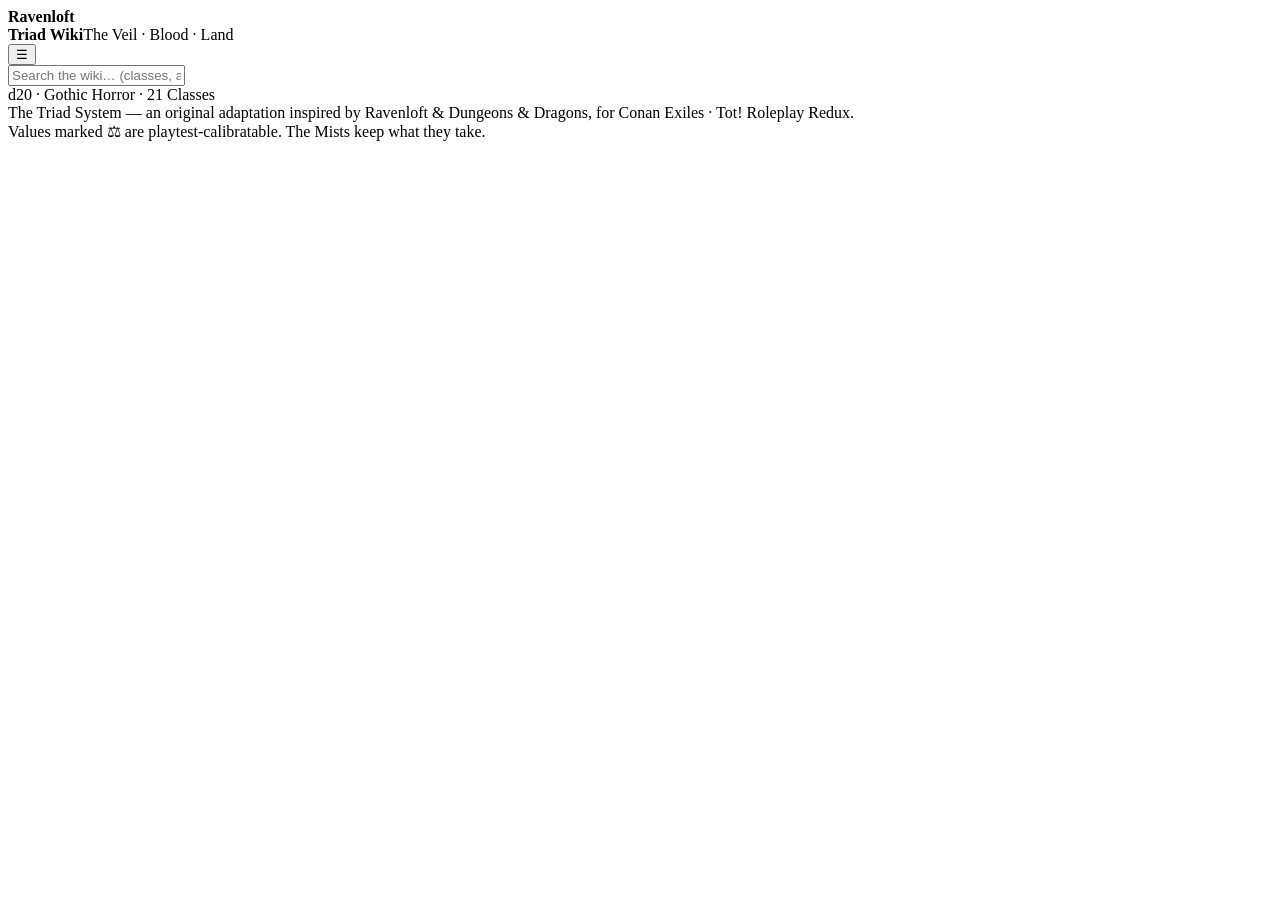
<file: site/src/template.html>
<!DOCTYPE html>
<html lang="en">
<head>
<meta charset="UTF-8">
<meta name="viewport" content="width=device-width, initial-scale=1.0">
<title>Ravenloft Triad Wiki</title>
<meta name="description" content="The Triad System — a Ravenloft-inspired d20 RPG: 3 base classes, 9 progressions, 9 hybrids. Occultism, shapeshifters, terrain. Full rulebook wiki.">
<style>/*__STYLE__*/</style>
</head>
<body>
<div id="layout">
  <aside id="sidebar">
    <div class="side-head">
      <!--__SIGIL__-->
      <div><b>Ravenloft<br>Triad Wiki</b><span>The Veil · Blood · Land</span></div>
    </div>
    <nav id="sidebar-nav"></nav>
  </aside>
  <div id="main">
    <div id="topbar">
      <button id="nav-toggle" aria-label="Toggle navigation">☰</button>
      <div class="search-wrap">
        <input id="search" type="text" placeholder="Search the wiki… (classes, abilities, rules, lore)" autocomplete="off">
        <div id="search-results"></div>
      </div>
      <span class="topbar-tag">d20 · Gothic Horror · 21 Classes</span>
    </div>
    <main id="page"></main>
    <footer>The Triad System — an original adaptation inspired by Ravenloft &amp; Dungeons &amp; Dragons, for Conan Exiles · Tot! Roleplay Redux.<br>Values marked ⚖ are playtest-calibratable. The Mists keep what they take.</footer>
  </div>
</div>
<script>/*__DATA_CLASSES__*/</script>
<script>/*__DATA_RULES__*/</script>
<script>/*__APP__*/</script>
</body>
</html>
</file>
